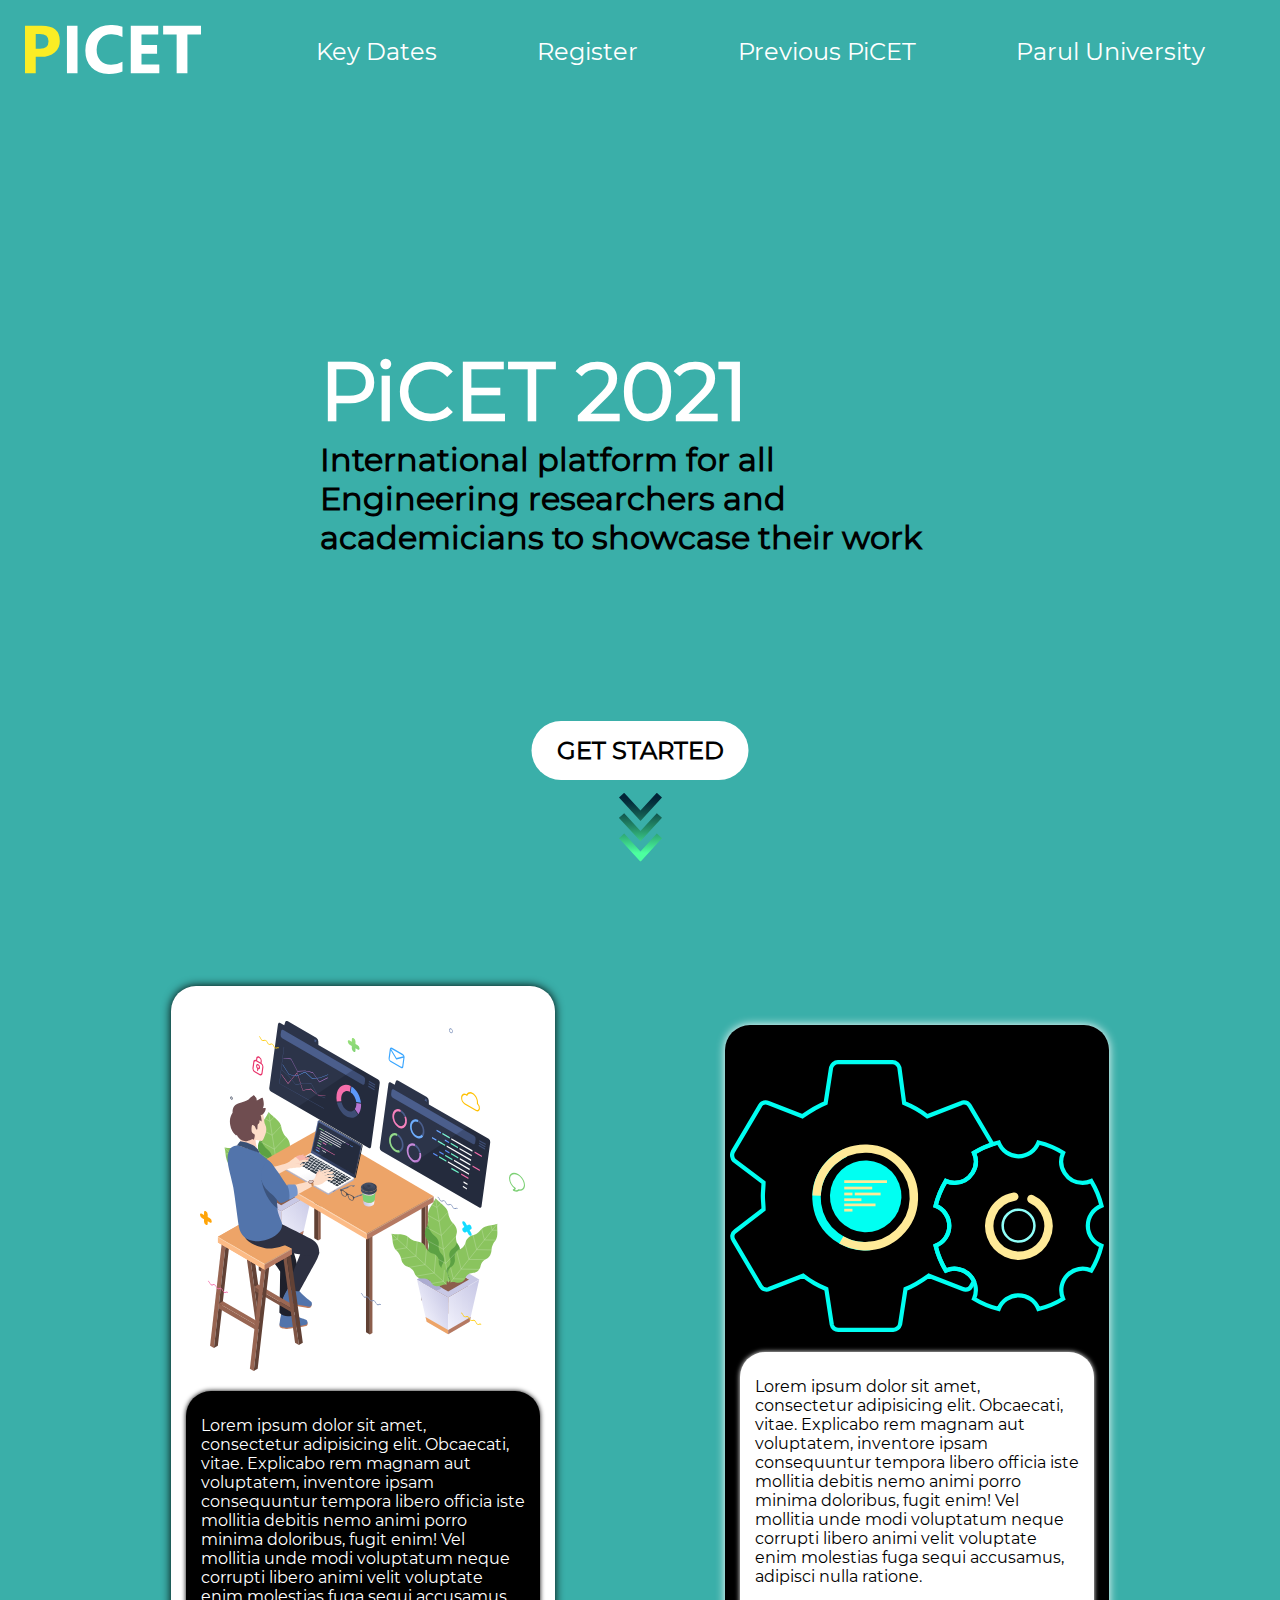
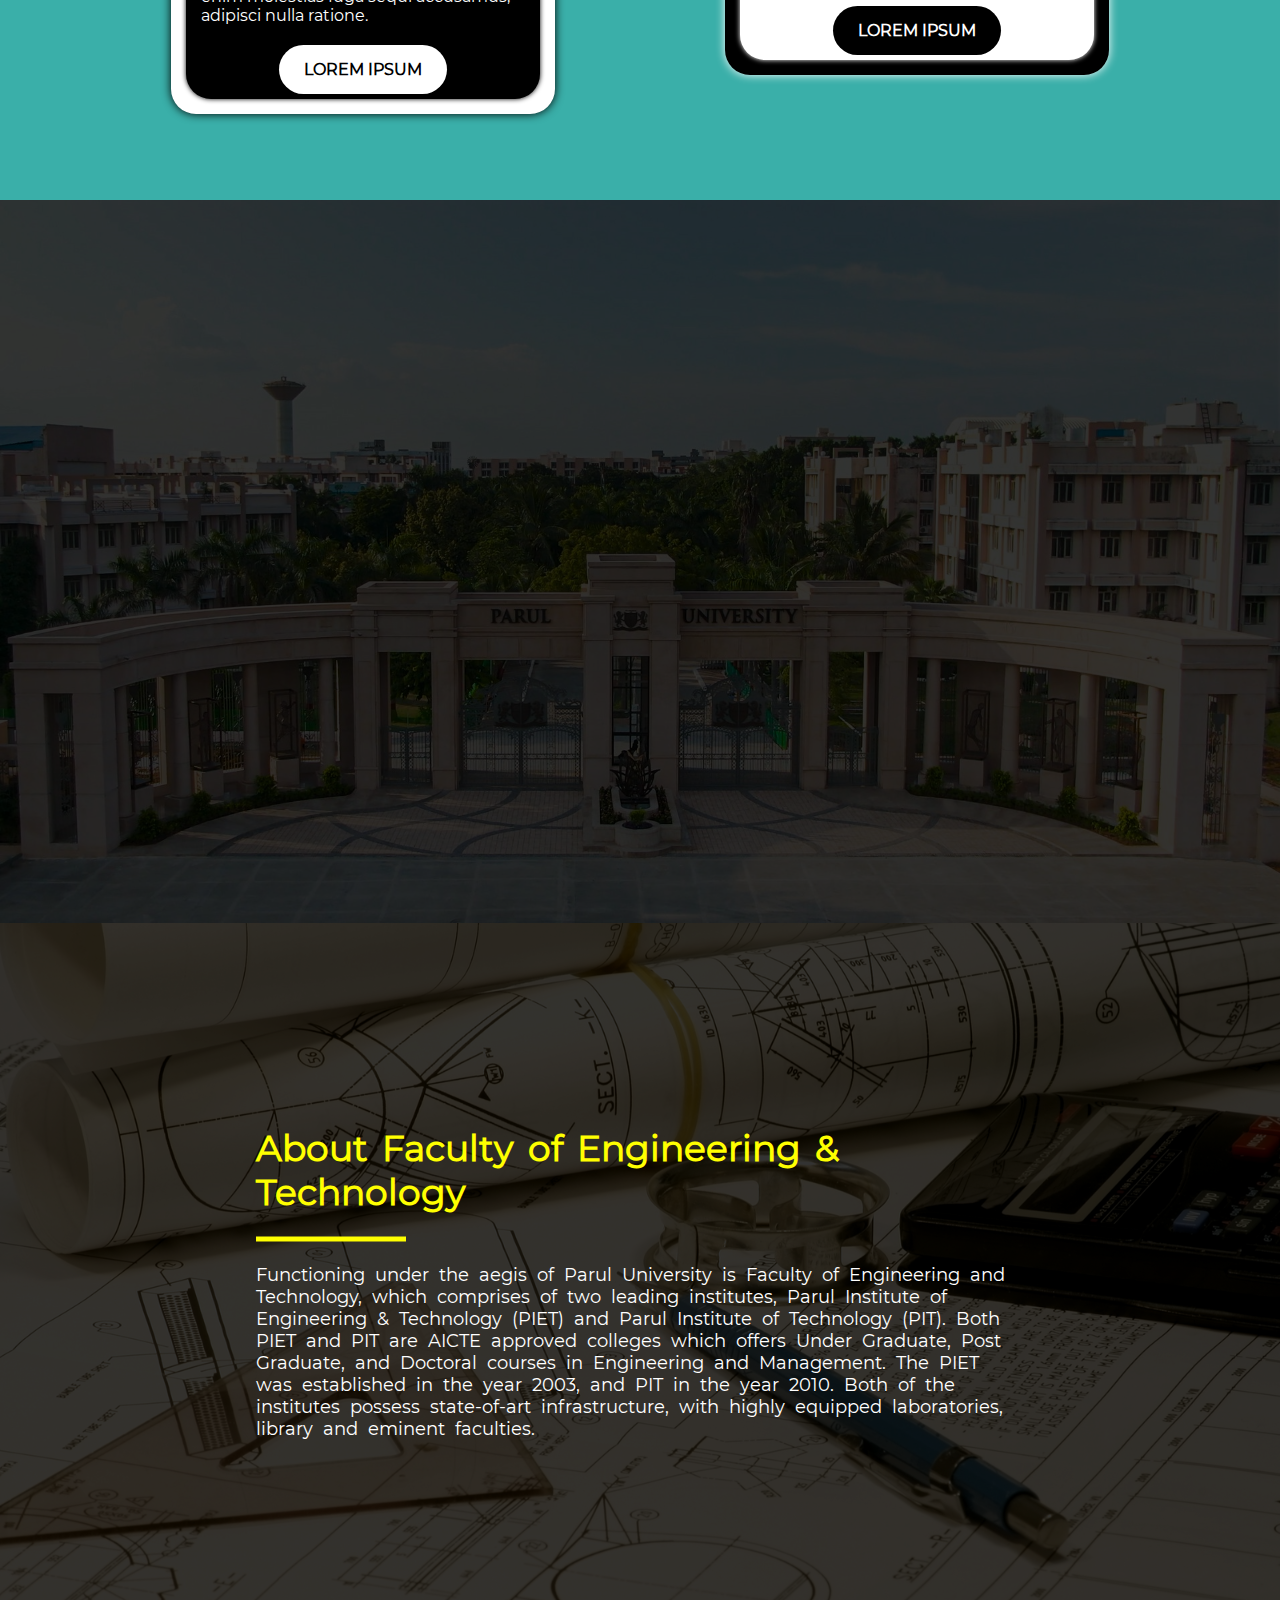
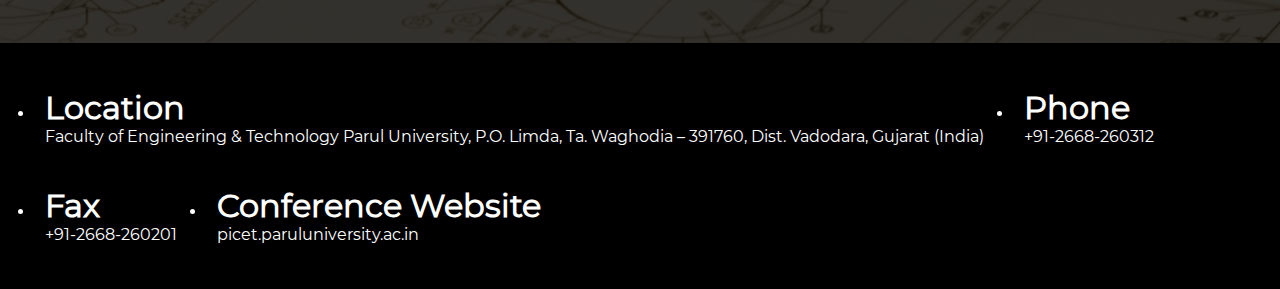
<file: index.html>
<!DOCTYPE html>
<html lang="en">
  <head>
    <meta charset="UTF-8" />
    <meta http-equiv="X-UA-Compatible" content="IE=edge" />
    <meta name="viewport" content="width=device-width, initial-scale=1.0" />
    <meta name="theme-color" content="#3aafa9" />
    <link rel="stylesheet" href="./main.css" />
    <script src="./main.js"></script>
    <title>PICET</title>
  </head>
  <body>
    <div class="overlay_menu" id="overlay_menu">
      <a href="javascript:toggleMenu(false)" class="closeMenu">
        <img src="./asset/close.svg" alt="closeMenu" />
      </a>
      <nav>
        <a href="#">Key Dates</a>
        <a href="#">Register</a>
        <a href="#">Previous PiCET</a>
        <a href="https://paruluniversity.ac.in">Parul University</a>
      </nav>
    </div>
    <div class="scrollToTop" id="scrollToTop" onclick="scrollToTop()">
      <img src="./asset/arrow_upward.svg" alt="scrollToTop" />
    </div>
    <section class="home">
      <div class="header">
        <div class="logo">
          <img src="./asset/logo.svg" alt="logo" />
        </div>
        <nav>
          <a href="#">Key Dates</a>
          <a href="#">Register</a>
          <a href="#">Previous PiCET</a>
          <a href="https://paruluniversity.ac.in">Parul University</a>
        </nav>
        <a href="javascript:toggleMenu(true)">
          <img src="./asset/menu.svg" alt="menu" />
        </a>
      </div>
      <div class="content">
        <h1>PiCET 2021</h1>
        <p>
          International platform for all Engineering researchers and
          academicians to showcase their work
        </p>
      </div>
      <div class="main_btn">
        <a href="#cards">Get Started </a>
        <img src="./asset/scroll.svg" alt="scroll" />
      </div>
    </section>
    <section id="cards">
      <div>
        <img src="./asset/cse.svg" alt="CSE" />
        <div class="card_content">
          <p>
            Lorem ipsum dolor sit amet, consectetur adipisicing elit. Obcaecati,
            vitae. Explicabo rem magnam aut voluptatem, inventore ipsam
            consequuntur tempora libero officia iste mollitia debitis nemo animi
            porro minima doloribus, fugit enim! Vel mollitia unde modi
            voluptatum neque corrupti libero animi velit voluptate enim
            molestias fuga sequi accusamus, adipisci nulla ratione.
          </p>
          <a href="#" class="card_btn">Lorem Ipsum</a>
        </div>
      </div>
      <div>
        <img src="./asset/mechanical card.svg" alt="Mechanical" />
        <div class="card_content">
          <p>
            Lorem ipsum dolor sit amet, consectetur adipisicing elit. Obcaecati,
            vitae. Explicabo rem magnam aut voluptatem, inventore ipsam
            consequuntur tempora libero officia iste mollitia debitis nemo animi
            porro minima doloribus, fugit enim! Vel mollitia unde modi
            voluptatum neque corrupti libero animi velit voluptate enim
            molestias fuga sequi accusamus, adipisci nulla ratione.
          </p>
          <a href="#" class="card_btn">Lorem Ipsum</a>
        </div>
      </div>
    </section>
    <section class="about">
      <div>
        <img src="./asset/parul_gate.jpg" alt="parul_gate" />
        <div class="anim">
          <h1>About Parul University</h1>
          <p>
            Parul University is an established university established under
            Gujarat Private University Act 2009, after legislation passed by the
            Government of Gujarat on 26th March 2015giving University status to
            Parul Group of Institutes functioning under the aegis of
            ParulArogyaSevaMandal Trust. Parul University is an amalgamation on
            34 Institutes offering 150+ programs in Engineering & Technology,
            Pharmacy, Physiotherapy, Homoeopathy, Ayurveda, Architecture,
            Management, Business Administration, Computer Application, Fine
            Arts, Social Work, Arts, Commerce, Agriculture, Design, Law, Applied
            Science, Medicine and Vocational Education at Diploma, Under
            Graduate, Post Graduate & Doctoral Level in a 150+ acre fully
            equipped campus housing 28000+ students, 1200+ International
            Students from 49 Different Countries, 2500+ faculty members &
            providing in-campus residential facility to 7000+ students making it
            India’s Premier Multidisciplinary University. Nevertheless, the fact
            is that it is the only institution in Gujarat to have 109 faculty
            members from reputed organizations such as IITs &NITs.
          </p>
        </div>
      </div>
      <div>
        <img src="./asset/enginering.jpg" alt="enginering" />
        <div class="anim">
          <h1>About Faculty of Engineering & Technology</h1>
          <p>
            Functioning under the aegis of Parul University is Faculty of
            Engineering and Technology, which comprises of two leading
            institutes, Parul Institute of Engineering & Technology (PIET) and
            Parul Institute of Technology (PIT). Both PIET and PIT are AICTE
            approved colleges which offers Under Graduate, Post Graduate, and
            Doctoral courses in Engineering and Management. The PIET was
            established in the year 2003, and PIT in the year 2010. Both of the
            institutes possess state-of-art infrastructure, with highly equipped
            laboratories, library and eminent faculties.
          </p>
        </div>
      </div>
    </section>
    <footer>
      <ul>
        <li>
          <h1>Location</h1>
          <p>
            Faculty of Engineering & Technology Parul University, P.O. Limda,
            Ta. Waghodia – 391760, Dist. Vadodara, Gujarat (India)
          </p>
        </li>
        <li>
          <h1>Phone</h1>
          <p>+91-2668-260312</p>
        </li>
        <li>
          <h1>Fax</h1>
          <p>+91-2668-260201</p>
        </li>
        <li>
          <h1>Conference Website</h1>
          <p>picet.paruluniversity.ac.in</p>
        </li>
      </ul>
    </footer>
  </body>
</html>
</file>
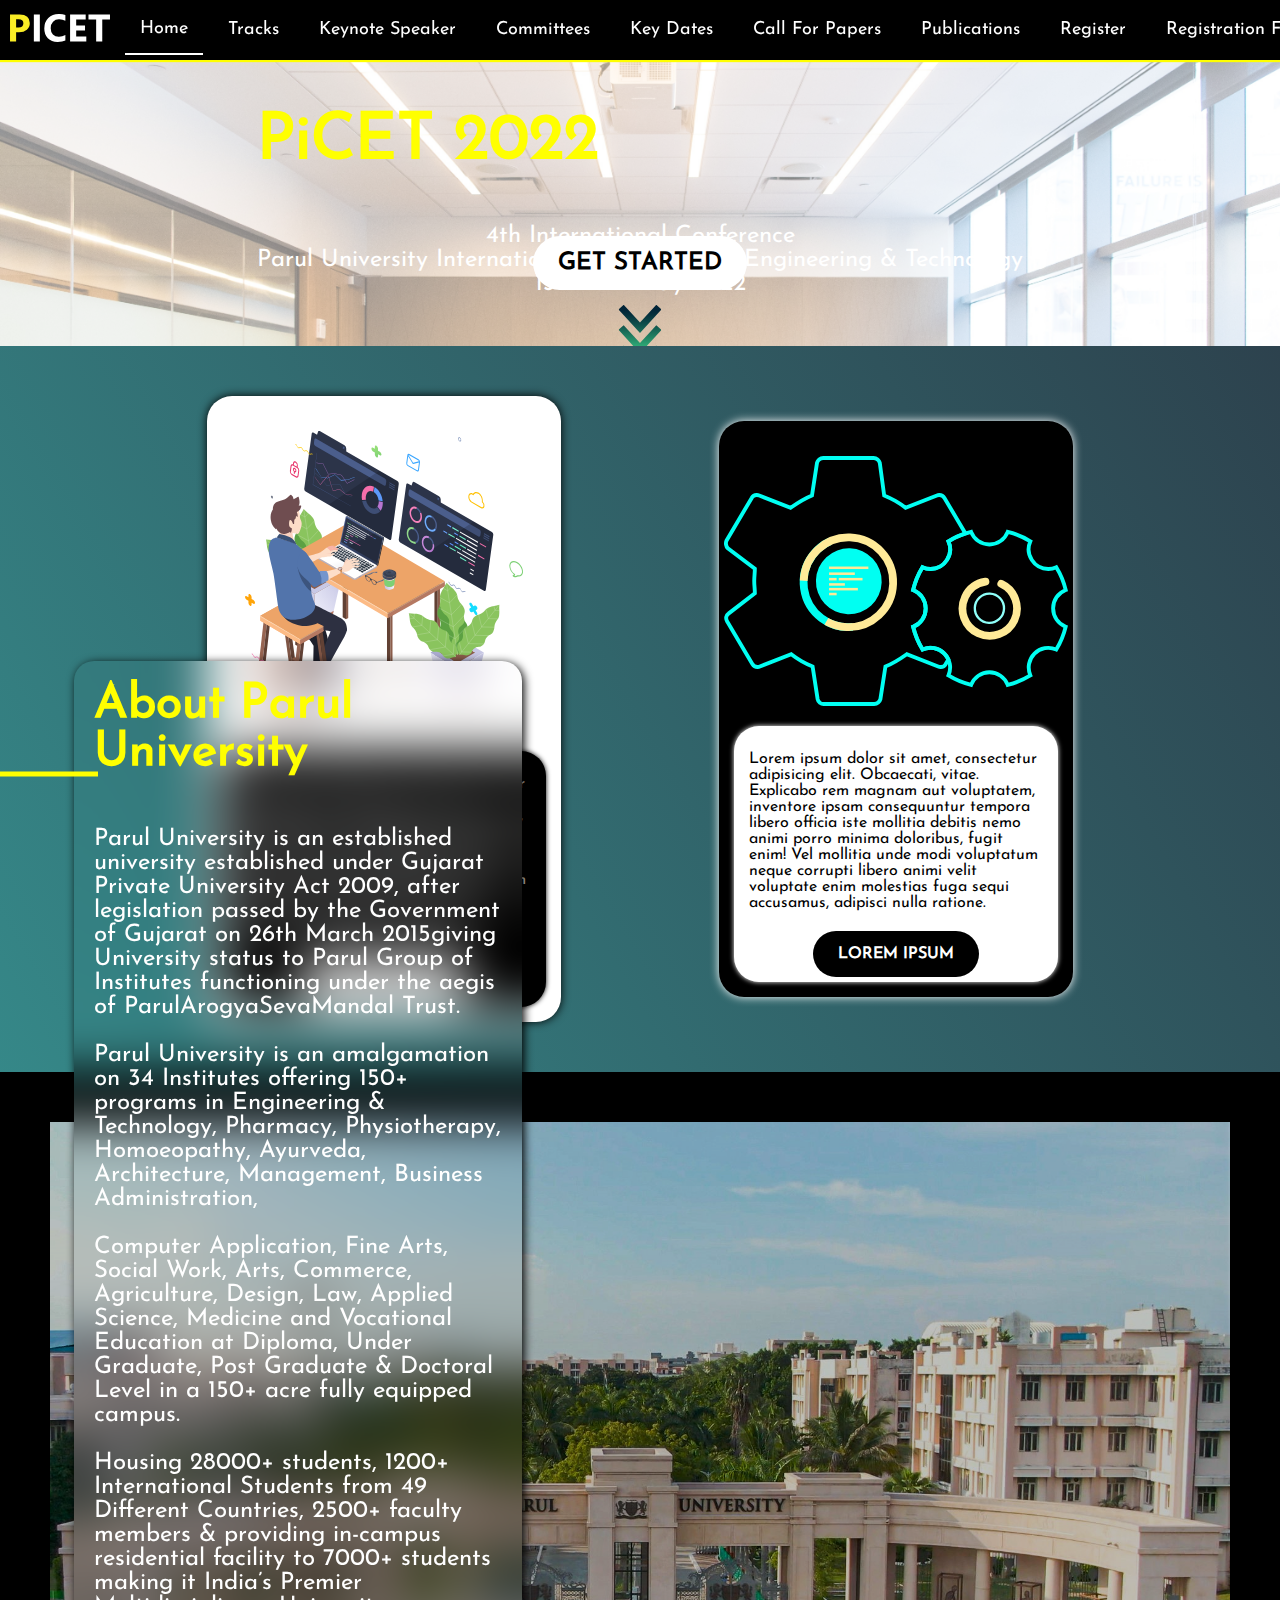
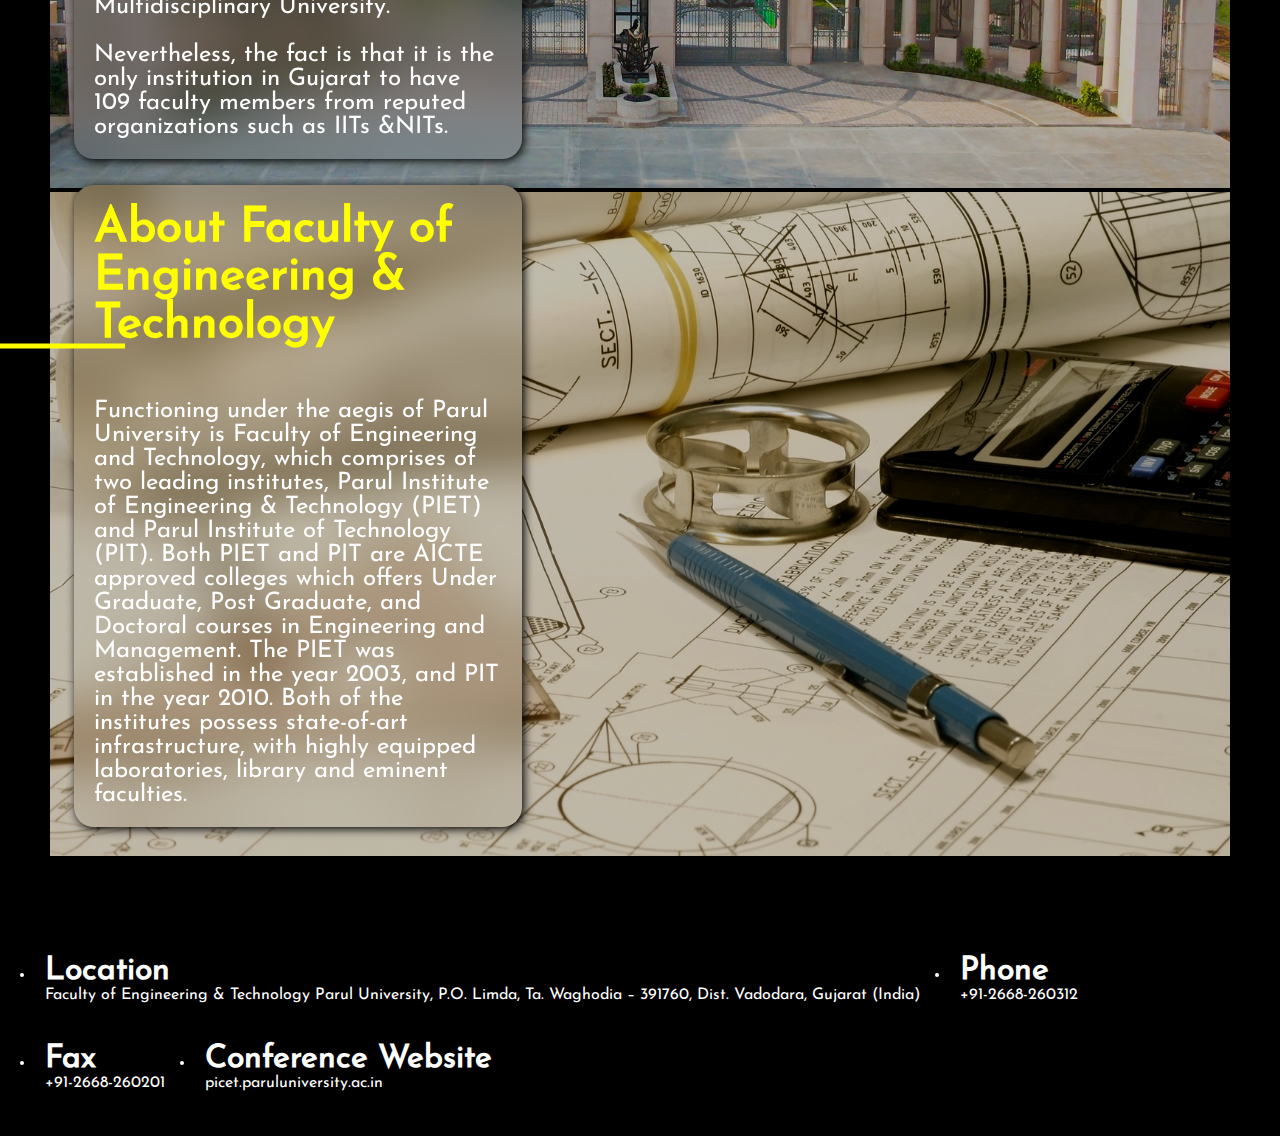
<file: public/index.html>
<!DOCTYPE html>
<html lang="en">
  <head>
    <meta charset="UTF-8" />
    <meta http-equiv="X-UA-Compatible" content="IE=edge" />
    <meta name="viewport" content="width=device-width, initial-scale=1.0" />
    <meta name="theme-color" content="#3aafa9" />
    <link rel="stylesheet" href="./css/main.css" />
    <script src="./js/main.js"></script>
    <title>PiCET</title>
  </head>
  <body>
    <div class="scrollToTop" id="scrollToTop" onclick="scrollToTop()">
      <img src="./asset/arrow_upward.svg" alt="scrollToTop" />
    </div>
    <header class="nav_header" id="nav_header">
      <div class="logo">
        <img src="./asset/logo.svg" alt="logo" />
      </div>
      <nav id="nav_itemCon">
        <a href="#home" class="menu_item active">Home</a>
        <a href="#cards" class="menu_item">Tracks</a>
        <a href="#keynote" class="menu_item">Keynote Speaker</a>
        <a href="#committees" class="menu_item">Committees</a>
        <a href="#dates" class="menu_item">Key Dates</a>
        <a href="#" class="menu_item">Call For Papers</a>
        <a href="#" class="menu_item">Publications</a>
        <a href="#" class="menu_item">Register</a>
        <a href="#" class="menu_item">Registration Fees</a>
        <a href="#" class="menu_item">Program Schedule</a>
        <a href="#" class="menu_item">Sponsorship</a>
      </nav>
      <a href="javascript:toggleMenu(true)" class="nav_menu" id="nav_menu">
        <img src="./asset/menu.svg" alt="menu" />
      </a>
    </header>
    <section class="home" id="home">
      <img src="./asset/bg_home.jpg" alt="" />
      <div class="content">
        <h1>PiCET 2022</h1>
        <p class="underline">4th International Conference</p>
        <p>
          Parul University International Conference on Engineering & Technology
        </p>

        <p>13th-14th May 2022</p>
      </div>
      <div class="main_btn">
        <a href="#cards">Get Started </a>
        <img src="./asset/scroll.svg" alt="scroll" />
      </div>
    </section>
    <section id="cards">
      <div>
        <img src="./asset/cse.svg" alt="CSE" />
        <div class="card_content">
          <p>
            Lorem ipsum dolor sit amet, consectetur adipisicing elit. Obcaecati,
            vitae. Explicabo rem magnam aut voluptatem, inventore ipsam
            consequuntur tempora libero officia iste mollitia debitis nemo animi
            porro minima doloribus, fugit enim! Vel mollitia unde modi
            voluptatum neque corrupti libero animi velit voluptate enim
            molestias fuga sequi accusamus, adipisci nulla ratione.
          </p>
          <a href="cse.html" class="card_btn">Lorem Ipsum</a>
        </div>
      </div>
      <div>
        <img src="./asset/mechanical card.svg" alt="Mechanical" />
        <div class="card_content">
          <p>
            Lorem ipsum dolor sit amet, consectetur adipisicing elit. Obcaecati,
            vitae. Explicabo rem magnam aut voluptatem, inventore ipsam
            consequuntur tempora libero officia iste mollitia debitis nemo animi
            porro minima doloribus, fugit enim! Vel mollitia unde modi
            voluptatum neque corrupti libero animi velit voluptate enim
            molestias fuga sequi accusamus, adipisci nulla ratione.
          </p>
          <a href="mechanical.html" class="card_btn">Lorem Ipsum</a>
        </div>
      </div>
    </section>
    <section class="about">
      <div>
        <img src="./asset/parul_gate.jpg" alt="parul_gate" />
        <div class="anim">
          <h1>About Parul University</h1>
          <p>
            Parul University is an established university established under
            Gujarat Private University Act 2009, after legislation passed by the
            Government of Gujarat on 26th March 2015giving University status to
            Parul Group of Institutes functioning under the aegis of
            ParulArogyaSevaMandal Trust.
          </p>
          <br />
          <p>
            Parul University is an amalgamation on 34 Institutes offering 150+
            programs in Engineering & Technology, Pharmacy, Physiotherapy,
            Homoeopathy, Ayurveda, Architecture, Management, Business
            Administration,
          </p>
          <br />
          <p>
            Computer Application, Fine Arts, Social Work, Arts, Commerce,
            Agriculture, Design, Law, Applied Science, Medicine and Vocational
            Education at Diploma, Under Graduate, Post Graduate & Doctoral Level
            in a 150+ acre fully equipped campus.
          </p>
          <br />
          <p>
            Housing 28000+ students, 1200+ International Students from 49
            Different Countries, 2500+ faculty members & providing in-campus
            residential facility to 7000+ students making it India’s Premier
            Multidisciplinary University.
          </p>
          <br />
          <p>
            Nevertheless, the fact is that it is the only institution in Gujarat
            to have 109 faculty members from reputed organizations such as IITs
            &NITs.
          </p>
        </div>
      </div>
      <div>
        <img src="./asset/enginering.jpg" alt="enginering" />
        <div class="anim">
          <h1>About Faculty of Engineering & Technology</h1>
          <p>
            Functioning under the aegis of Parul University is Faculty of
            Engineering and Technology, which comprises of two leading
            institutes, Parul Institute of Engineering & Technology (PIET) and
            Parul Institute of Technology (PIT). Both PIET and PIT are AICTE
            approved colleges which offers Under Graduate, Post Graduate, and
            Doctoral courses in Engineering and Management. The PIET was
            established in the year 2003, and PIT in the year 2010. Both of the
            institutes possess state-of-art infrastructure, with highly equipped
            laboratories, library and eminent faculties.
          </p>
        </div>
      </div>
    </section>
    <footer>
      <ul>
        <li>
          <h1>Location</h1>
          <p>
            Faculty of Engineering & Technology Parul University, P.O. Limda,
            Ta. Waghodia – 391760, Dist. Vadodara, Gujarat (India)
          </p>
        </li>
        <li>
          <h1>Phone</h1>
          <p>+91-2668-260312</p>
        </li>
        <li>
          <h1>Fax</h1>
          <p>+91-2668-260201</p>
        </li>
        <li>
          <h1>Conference Website</h1>
          <p>picet.paruluniversity.ac.in</p>
        </li>
      </ul>
    </footer>
  </body>
</html>
</file>
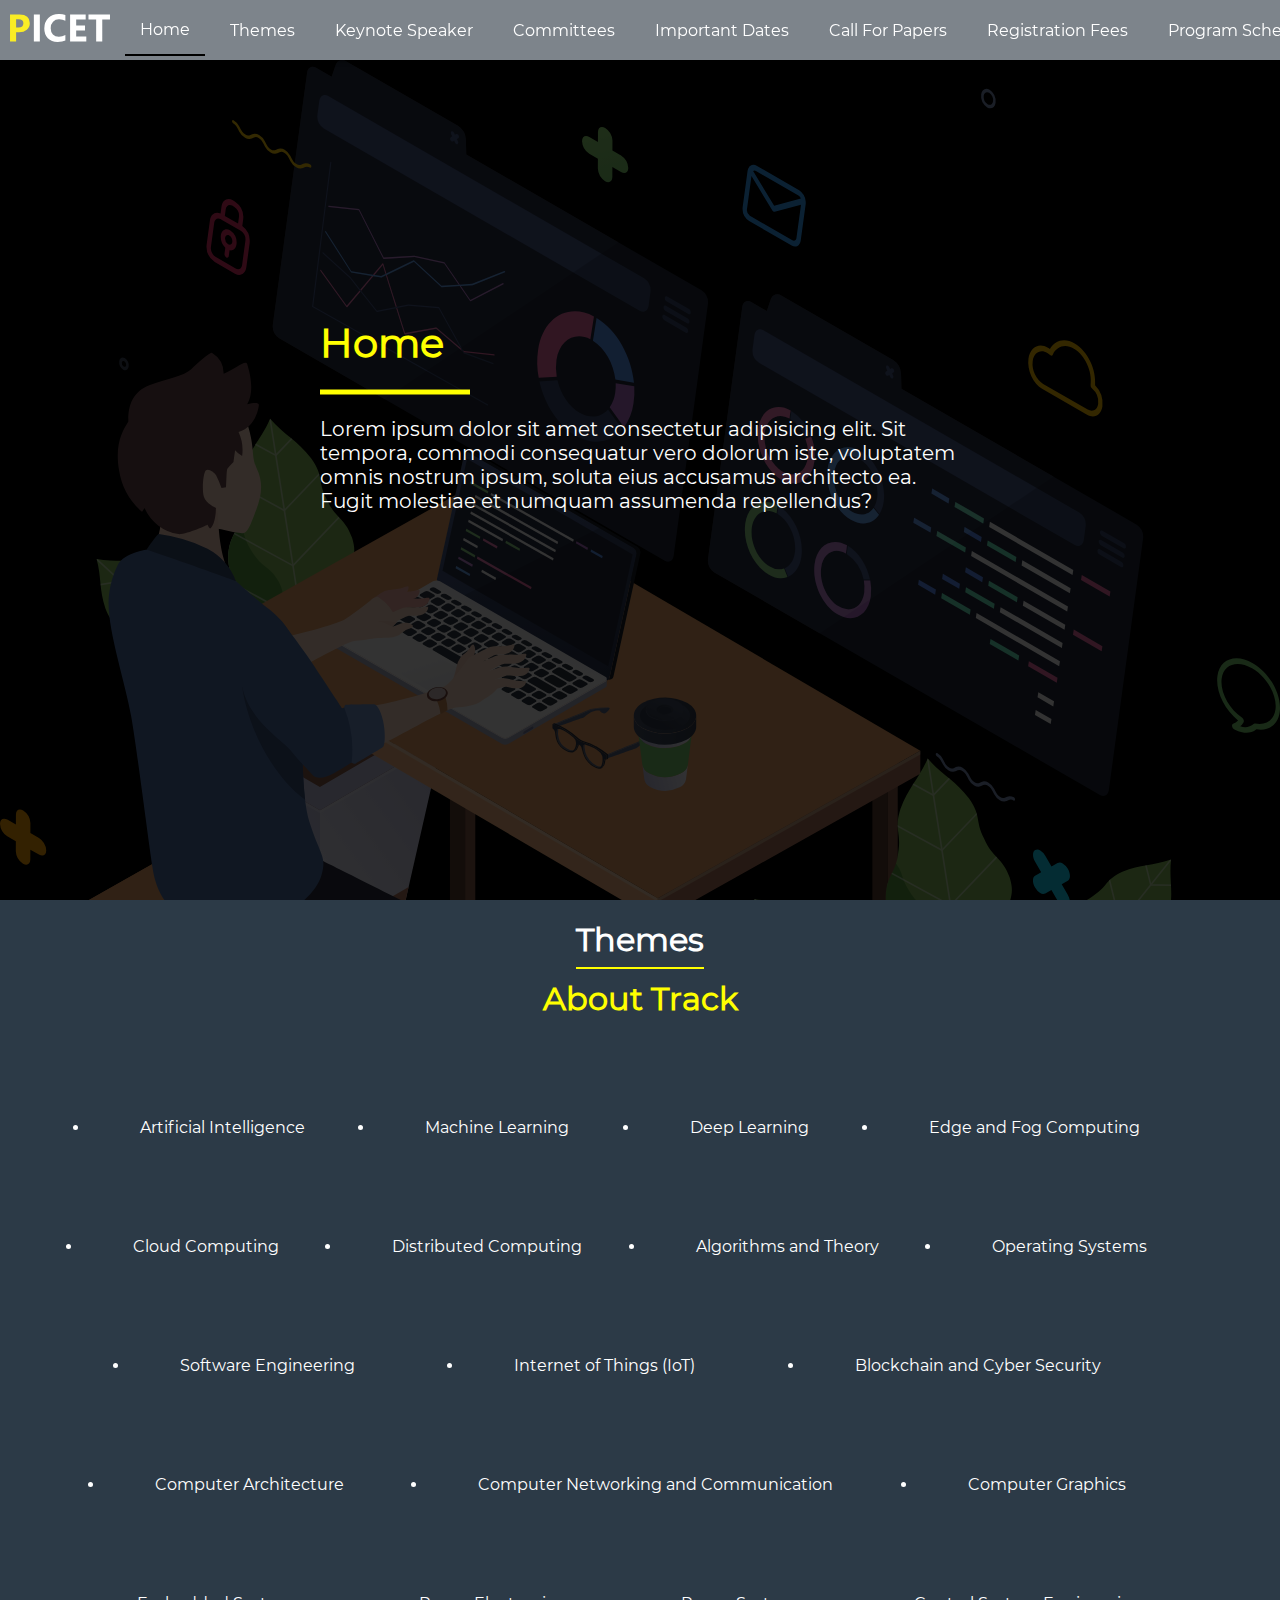
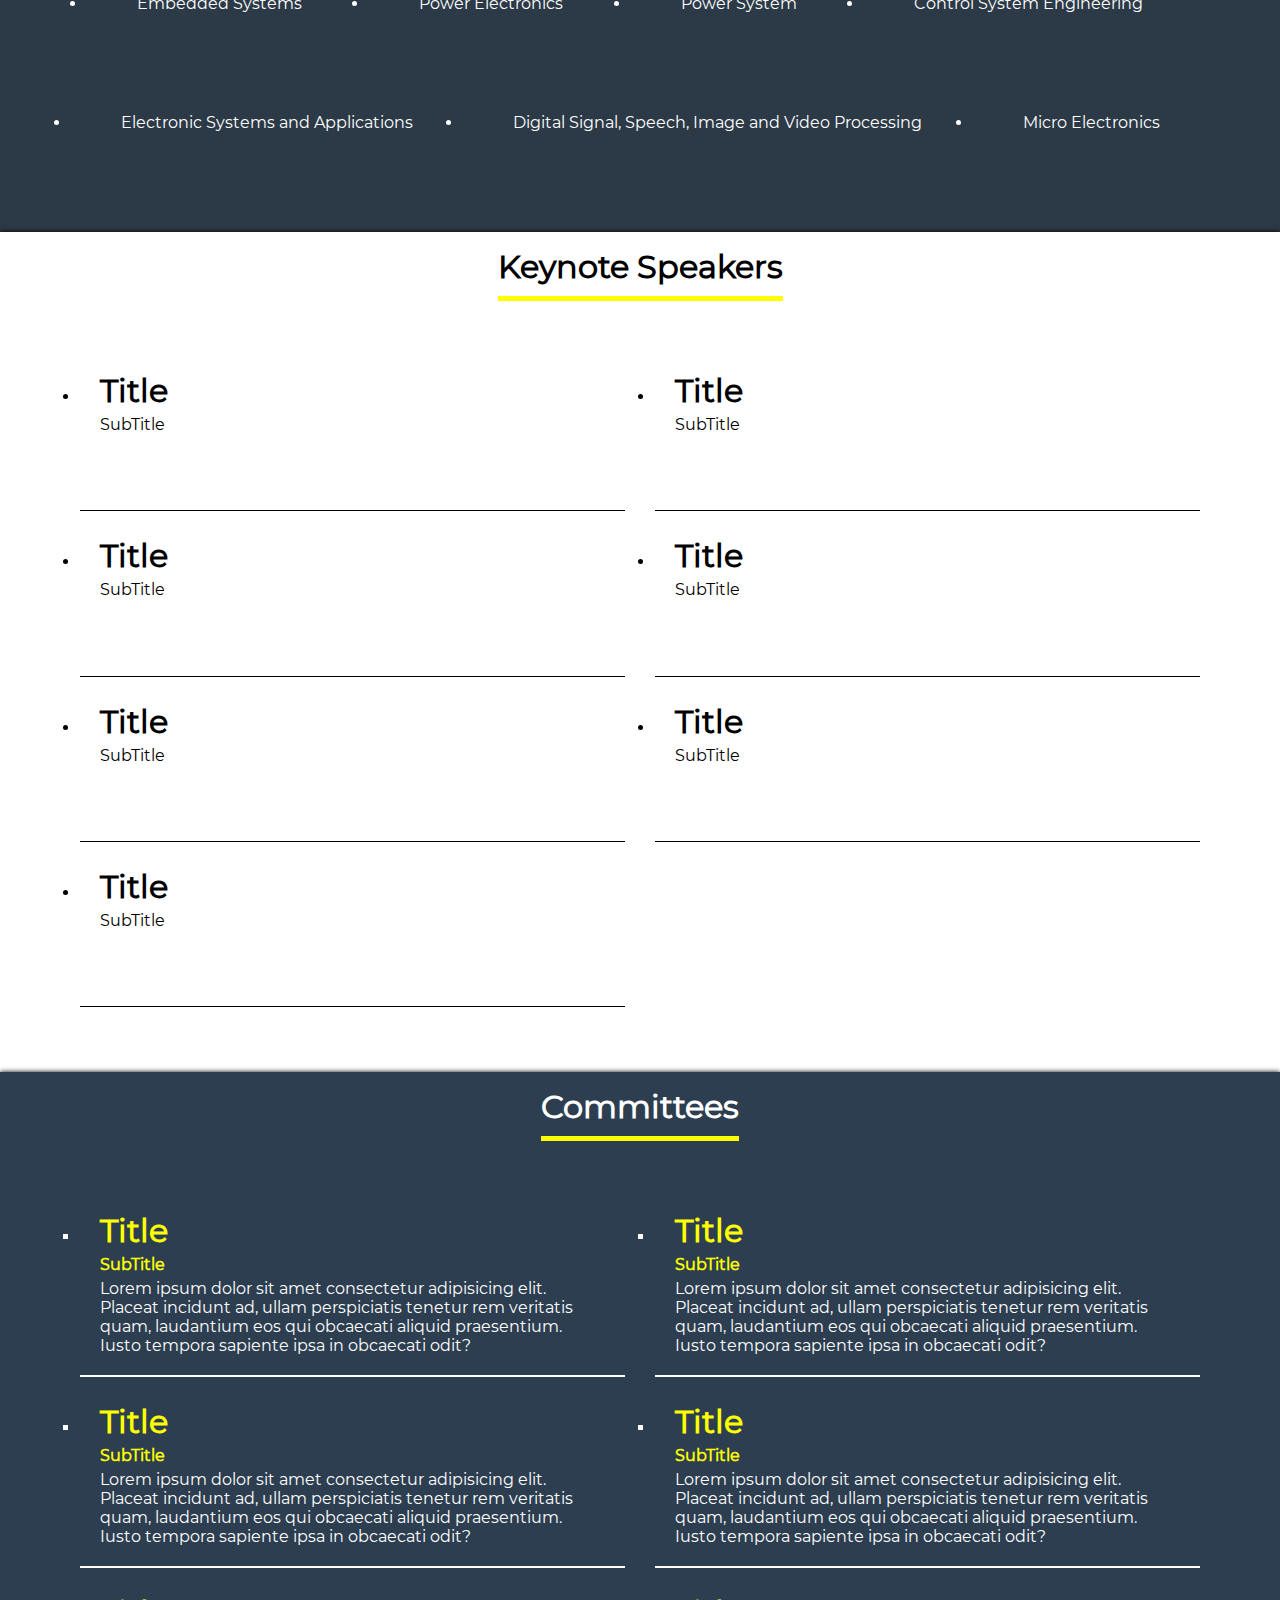
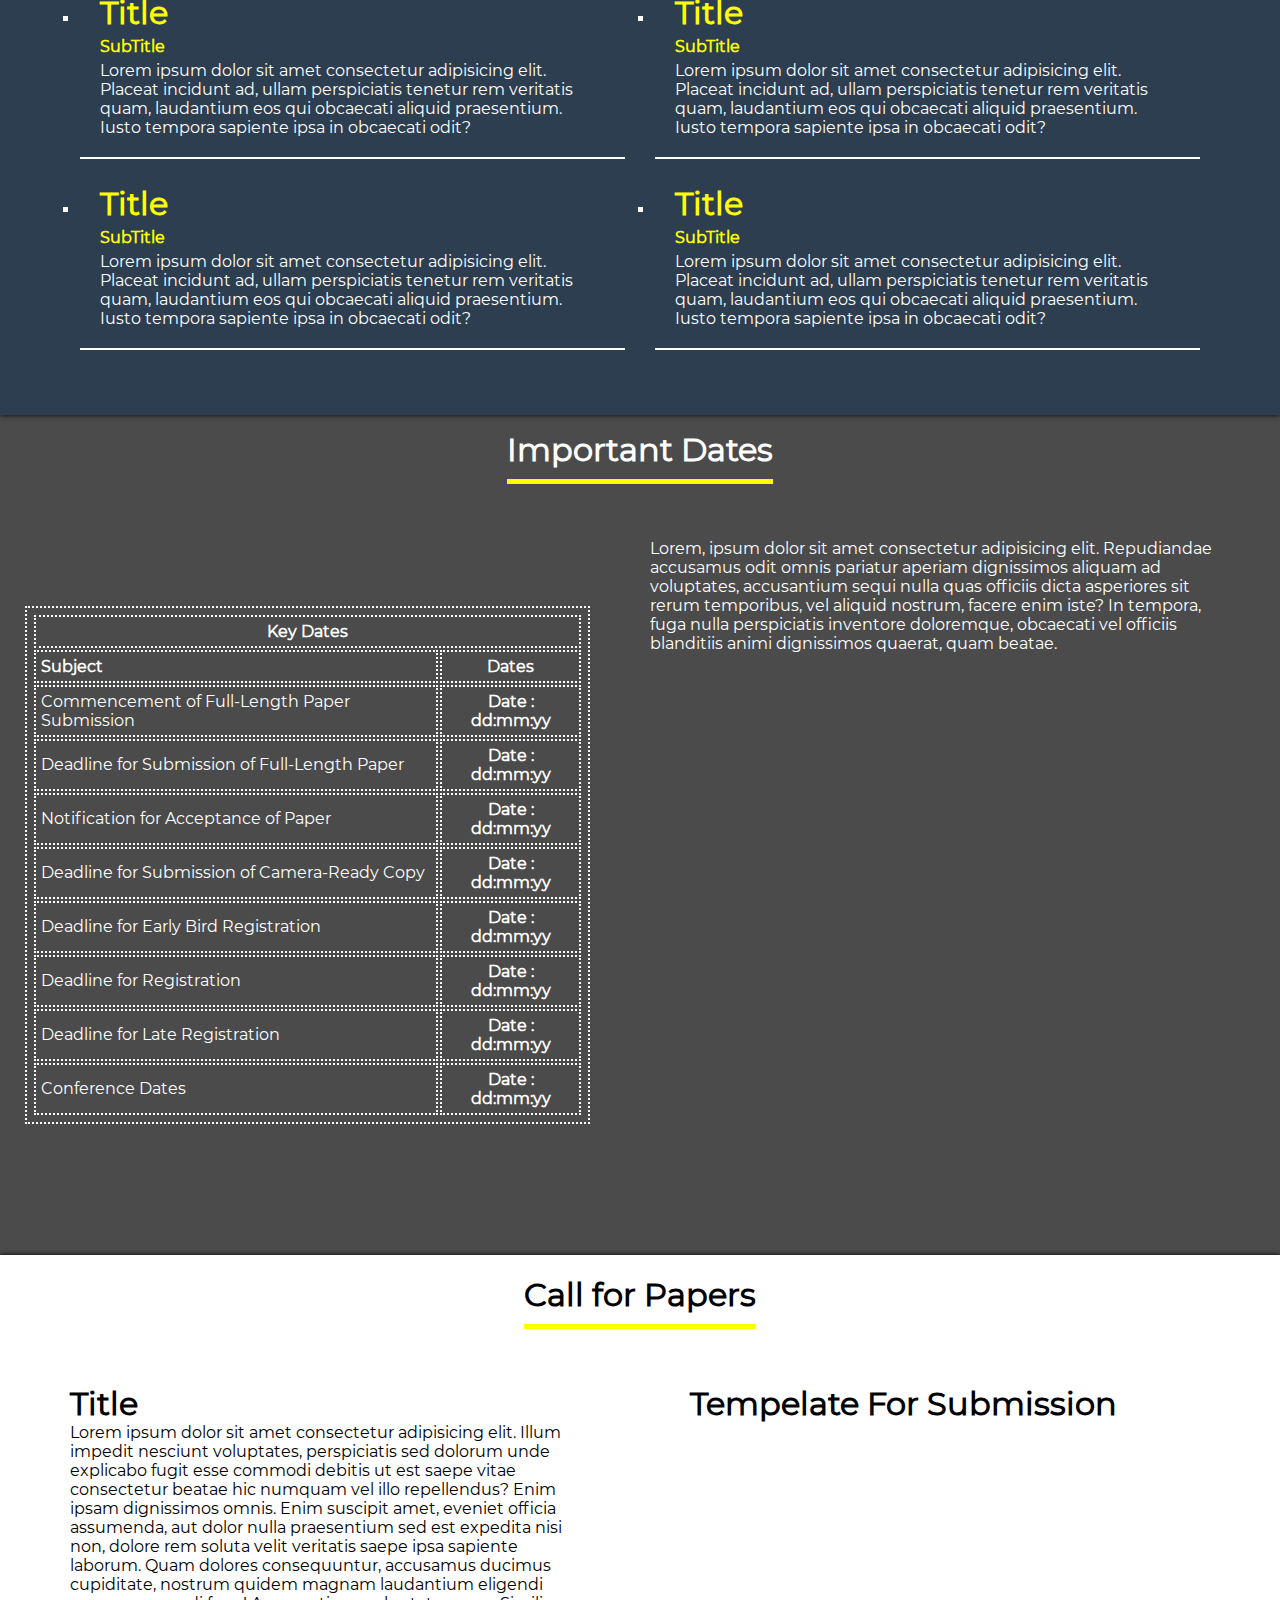
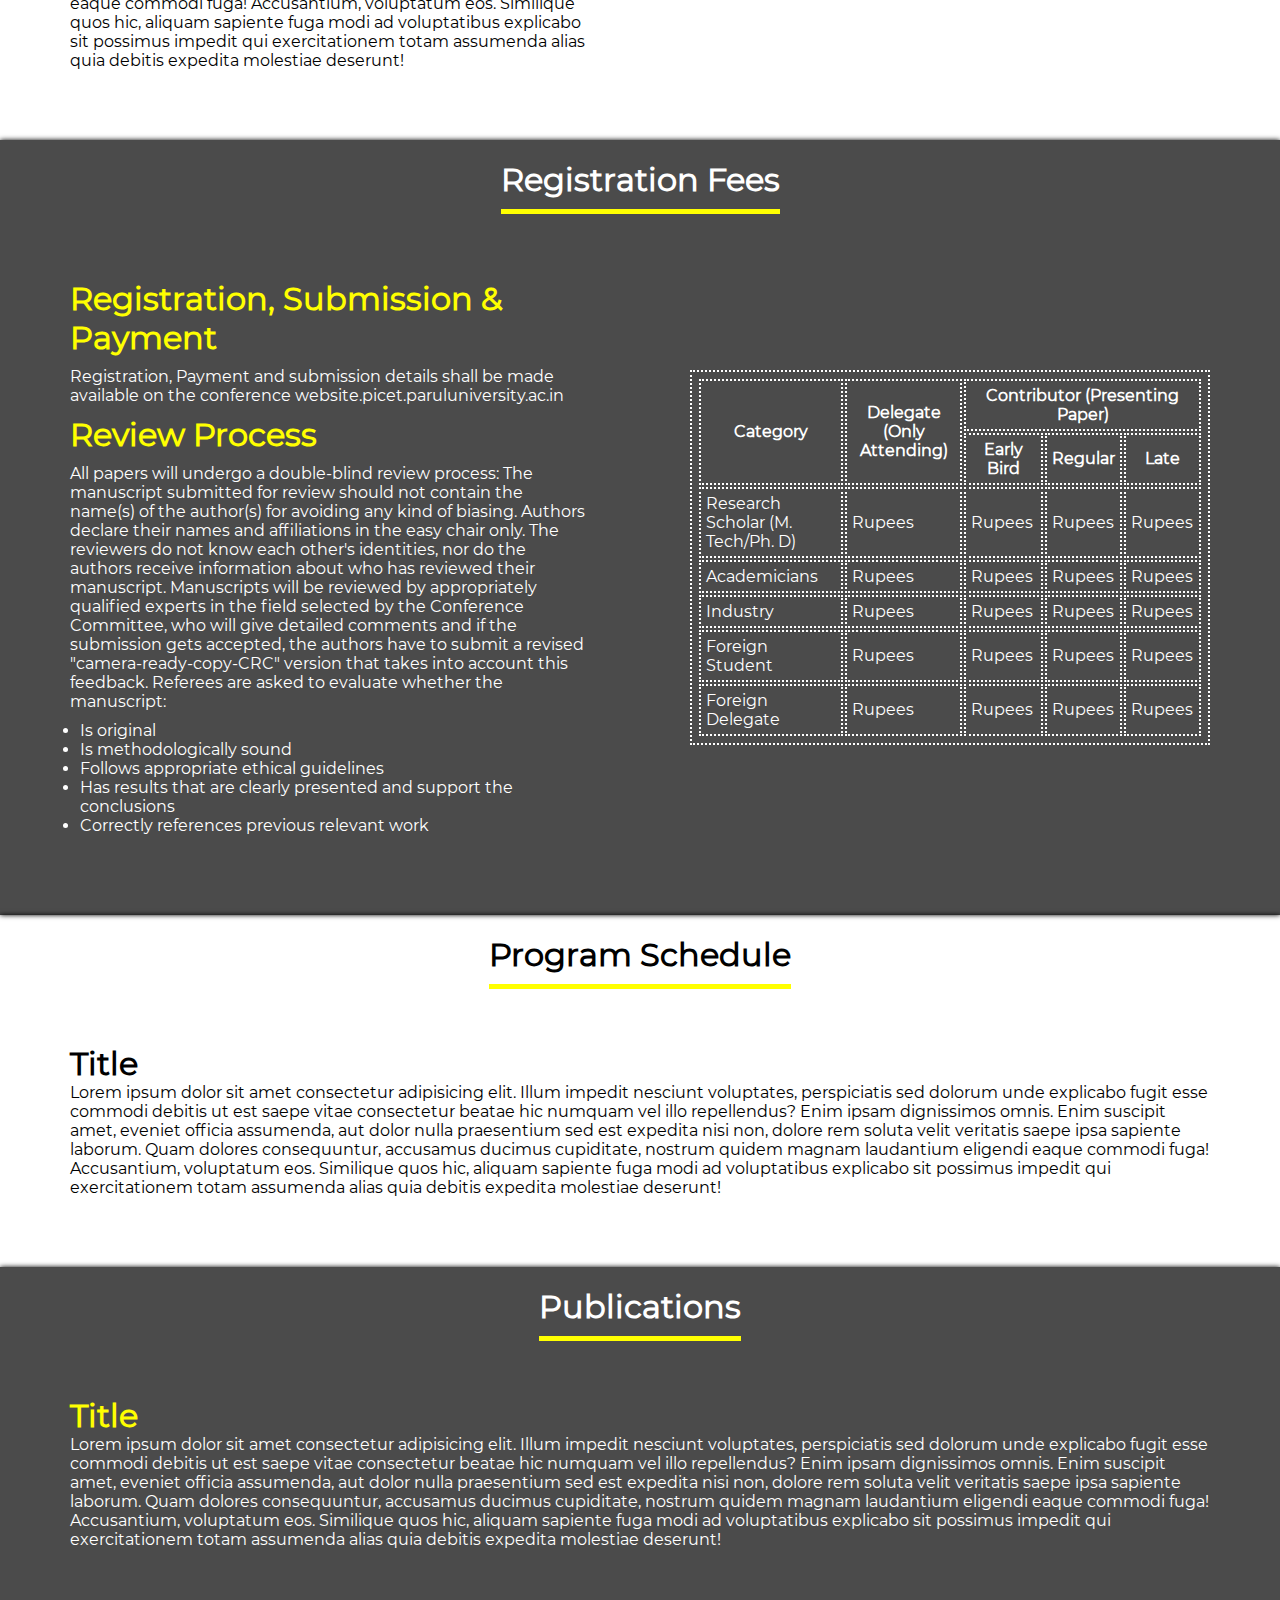
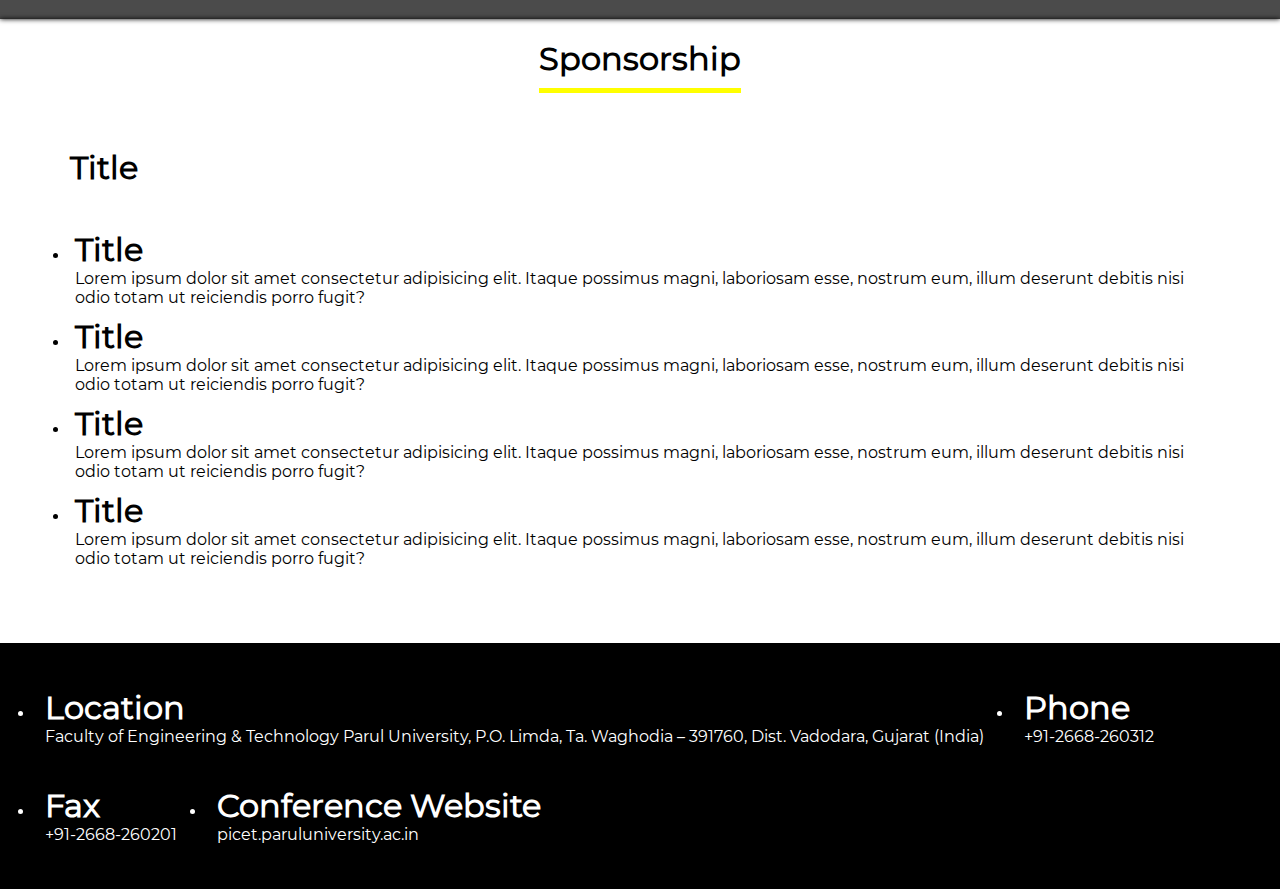
<file: public/cse.html>
<!DOCTYPE html>
<html lang="en">
  <head>
    <meta charset="UTF-8" />
    <meta http-equiv="X-UA-Compatible" content="IE=edge" />
    <meta name="viewport" content="width=device-width, initial-scale=1.0" />
    <link rel="stylesheet" href="./css/detailed.css" />
    <script src="./js/cse.js"></script>
    <title>Picet-CSE</title>
  </head>
  <body>
    <div class="scrollToTop" id="scrollToTop" onclick="scrollToTop()">
      <img src="./asset/arrow_upward.svg" alt="scrollToTop" />
    </div>
    <header class="nav_header" id="nav_header">
      <div class="logo">
        <img src="./asset/logo.svg" alt="logo" />
      </div>
      <nav id="nav_itemCon">
        <a href="#home" class="menu_item active">Home</a>
        <a href="#themes" class="menu_item">Themes</a>
        <a href="#keynote" class="menu_item">Keynote Speaker</a>
        <a href="#committees" class="menu_item">Committees</a>
        <a href="#dates" class="menu_item">Important Dates</a>
        <a href="#" class="menu_item">Call For Papers</a>
        <a href="#" class="menu_item">Registration Fees</a>
        <a href="#" class="menu_item">Program Schedule</a>
        <a href="#" class="menu_item">Publications</a>
        <a href="#" class="menu_item">Sponsorship</a>
      </nav>
      <a href="javascript:toggleMenu(true)" class="nav_menu" id="nav_menu">
        <img src="./asset/menu.svg" alt="menu" />
      </a>
    </header>
    <div class="mainCon">
      <section class="home" id="home">
        <img src="./asset/cse.svg" alt="parul_gate" />
        <div class="homeContent">
          <h1>Home</h1>
          <p>
            Lorem ipsum dolor sit amet consectetur adipisicing elit. Sit
            tempora, commodi consequatur vero dolorum iste, voluptatem omnis
            nostrum ipsum, soluta eius accusamus architecto ea. Fugit molestiae
            et numquam assumenda repellendus?
          </p>
        </div>
      </section>

      <section class="themes" id="themes">
        <h1>Themes</h1>
        <div>
          <h1>About Track</h1>
          <ul>
            <li>Artificial Intelligence</li>
            <li>Machine Learning</li>
            <li>Deep Learning</li>
            <li>Edge and Fog Computing</li>
            <li>Cloud Computing</li>
            <li>Distributed Computing</li>
            <li>Algorithms and Theory</li>
            <li>Operating Systems</li>
            <li>Software Engineering</li>
            <li>Internet of Things (IoT)</li>
            <li>Blockchain and Cyber Security</li>
            <li>Computer Architecture</li>
            <li>Computer Networking and Communication</li>
            <li>Computer Graphics</li>
            <li>Embedded Systems</li>
            <li>Power Electronics</li>
            <li>Power System</li>
            <li>Control System Engineering</li>
            <li>Electronic Systems and Applications</li>
            <li>Digital Signal, Speech, Image and Video Processing</li>
            <li>Micro Electronics</li>
          </ul>
        </div>
      </section>

      <section class="keynote" id="keynote">
        <h1>Keynote Speakers</h1>
        <ul>
          <li>
            <h1>Title</h1>
            <p>SubTitle</p>
          </li>
          <li>
            <h1>Title</h1>
            <p>SubTitle</p>
          </li>
          <li>
            <h1>Title</h1>
            <p>SubTitle</p>
          </li>
          <li>
            <h1>Title</h1>
            <p>SubTitle</p>
          </li>
          <li>
            <h1>Title</h1>
            <p>SubTitle</p>
          </li>
          <li>
            <h1>Title</h1>
            <p>SubTitle</p>
          </li>
          <li>
            <h1>Title</h1>
            <p>SubTitle</p>
          </li>
        </ul>
      </section>

      <section class="committees" id="committees">
        <h1>Committees</h1>
        <ul>
          <li>
            <h1>Title</h1>
            <h4>SubTitle</h4>
            <p>
              Lorem ipsum dolor sit amet consectetur adipisicing elit. Placeat
              incidunt ad, ullam perspiciatis tenetur rem veritatis quam,
              laudantium eos qui obcaecati aliquid praesentium. Iusto tempora
              sapiente ipsa in obcaecati odit?
            </p>
          </li>
          <li>
            <h1>Title</h1>
            <h4>SubTitle</h4>
            <p>
              Lorem ipsum dolor sit amet consectetur adipisicing elit. Placeat
              incidunt ad, ullam perspiciatis tenetur rem veritatis quam,
              laudantium eos qui obcaecati aliquid praesentium. Iusto tempora
              sapiente ipsa in obcaecati odit?
            </p>
          </li>
          <li>
            <h1>Title</h1>
            <h4>SubTitle</h4>
            <p>
              Lorem ipsum dolor sit amet consectetur adipisicing elit. Placeat
              incidunt ad, ullam perspiciatis tenetur rem veritatis quam,
              laudantium eos qui obcaecati aliquid praesentium. Iusto tempora
              sapiente ipsa in obcaecati odit?
            </p>
          </li>
          <li>
            <h1>Title</h1>
            <h4>SubTitle</h4>
            <p>
              Lorem ipsum dolor sit amet consectetur adipisicing elit. Placeat
              incidunt ad, ullam perspiciatis tenetur rem veritatis quam,
              laudantium eos qui obcaecati aliquid praesentium. Iusto tempora
              sapiente ipsa in obcaecati odit?
            </p>
          </li>
          <li>
            <h1>Title</h1>
            <h4>SubTitle</h4>
            <p>
              Lorem ipsum dolor sit amet consectetur adipisicing elit. Placeat
              incidunt ad, ullam perspiciatis tenetur rem veritatis quam,
              laudantium eos qui obcaecati aliquid praesentium. Iusto tempora
              sapiente ipsa in obcaecati odit?
            </p>
          </li>
          <li>
            <h1>Title</h1>
            <h4>SubTitle</h4>
            <p>
              Lorem ipsum dolor sit amet consectetur adipisicing elit. Placeat
              incidunt ad, ullam perspiciatis tenetur rem veritatis quam,
              laudantium eos qui obcaecati aliquid praesentium. Iusto tempora
              sapiente ipsa in obcaecati odit?
            </p>
          </li>
          <li>
            <h1>Title</h1>
            <h4>SubTitle</h4>
            <p>
              Lorem ipsum dolor sit amet consectetur adipisicing elit. Placeat
              incidunt ad, ullam perspiciatis tenetur rem veritatis quam,
              laudantium eos qui obcaecati aliquid praesentium. Iusto tempora
              sapiente ipsa in obcaecati odit?
            </p>
          </li>
          <li>
            <h1>Title</h1>
            <h4>SubTitle</h4>
            <p>
              Lorem ipsum dolor sit amet consectetur adipisicing elit. Placeat
              incidunt ad, ullam perspiciatis tenetur rem veritatis quam,
              laudantium eos qui obcaecati aliquid praesentium. Iusto tempora
              sapiente ipsa in obcaecati odit?
            </p>
          </li>
        </ul>
      </section>
      <section class="dates" id="dates">
        <h1>Important Dates</h1>
        <div>
          <div>
            <p>
              Lorem, ipsum dolor sit amet consectetur adipisicing elit.
              Repudiandae accusamus odit omnis pariatur aperiam dignissimos
              aliquam ad voluptates, accusantium sequi nulla quas officiis dicta
              asperiores sit rerum temporibus, vel aliquid nostrum, facere enim
              iste? In tempora, fuga nulla perspiciatis inventore doloremque,
              obcaecati vel officiis blanditiis animi dignissimos quaerat, quam
              beatae.
            </p>
          </div>
          <div>
            <table>
              <tr>
                <th colspan="2">Key Dates</th>
              </tr>
              <tr>
                <th style="text-align: start">Subject</th>
                <th>Dates</th>
              </tr>
              <tr>
                <td>Commencement of Full-Length Paper Submission</td>
                <th>Date : dd:mm:yy</th>
              </tr>
              <tr>
                <td>Deadline for Submission of Full-Length Paper</td>
                <th>Date : dd:mm:yy</th>
              </tr>
              <tr>
                <td>Notification for Acceptance of Paper</td>
                <th>Date : dd:mm:yy</th>
              </tr>
              <tr>
                <td>Deadline for Submission of Camera-Ready Copy</td>
                <th>Date : dd:mm:yy</th>
              </tr>
              <tr>
                <td>Deadline for Early Bird Registration</td>
                <th>Date : dd:mm:yy</th>
              </tr>
              <tr>
                <td>Deadline for Registration</td>
                <th>Date : dd:mm:yy</th>
              </tr>
              <tr>
                <td>Deadline for Late Registration</td>
                <th>Date : dd:mm:yy</th>
              </tr>
              <tr>
                <td>Conference Dates</td>
                <th>Date : dd:mm:yy</th>
              </tr>
            </table>
          </div>
        </div>
      </section>
      <section class="cfp">
        <h1>Call for Papers</h1>
        <div>
          <div>
            <h1>Title</h1>
            <p>
              Lorem ipsum dolor sit amet consectetur adipisicing elit. Illum
              impedit nesciunt voluptates, perspiciatis sed dolorum unde
              explicabo fugit esse commodi debitis ut est saepe vitae
              consectetur beatae hic numquam vel illo repellendus? Enim ipsam
              dignissimos omnis. Enim suscipit amet, eveniet officia assumenda,
              aut dolor nulla praesentium sed est expedita nisi non, dolore rem
              soluta velit veritatis saepe ipsa sapiente laborum. Quam dolores
              consequuntur, accusamus ducimus cupiditate, nostrum quidem magnam
              laudantium eligendi eaque commodi fuga! Accusantium, voluptatum
              eos. Similique quos hic, aliquam sapiente fuga modi ad
              voluptatibus explicabo sit possimus impedit qui exercitationem
              totam assumenda alias quia debitis expedita molestiae deserunt!
            </p>
          </div>
          <div>
            <h1>Tempelate For Submission</h1>
          </div>
        </div>
      </section>
      <section class="regs">
        <h1>Registration Fees</h1>
        <div>
          <div>
            <h1>Registration, Submission & Payment</h1>
            <p>
              Registration, Payment and submission details shall be made
              available on the conference website.picet.paruluniversity.ac.in
            </p>
            <h1>Review Process</h1>
            <p>
              All papers will undergo a double-blind review process: The
              manuscript submitted for review should not contain the name(s) of
              the author(s) for avoiding any kind of biasing. Authors declare
              their names and affiliations in the easy chair only. The reviewers
              do not know each other's identities, nor do the authors receive
              information about who has reviewed their manuscript. Manuscripts
              will be reviewed by appropriately qualified experts in the field
              selected by the Conference Committee, who will give detailed
              comments and if the submission gets accepted, the authors have to
              submit a revised "camera-ready-copy-CRC" version that takes into
              account this feedback. Referees are asked to evaluate whether the
              manuscript:
            </p>
            <ul>
              <li>Is original</li>
              <li>Is methodologically sound</li>
              <li>Follows appropriate ethical guidelines</li>
              <li>
                Has results that are clearly presented and support the
                conclusions
              </li>
              <li>Correctly references previous relevant work</li>
            </ul>
          </div>
          <div>
            <table>
              <tr>
                <th rowspan="2">Category</th>
                <th rowspan="2">Delegate (Only Attending)</th>
                <th colspan="3">Contributor (Presenting Paper)</th>
              </tr>
              <tr>
                <th>Early Bird</th>
                <th>Regular</th>
                <th>Late</th>
              </tr>
              <tr>
                <td>Research Scholar (M. Tech/Ph. D)</td>
                <td>Rupees</td>
                <td>Rupees</td>
                <td>Rupees</td>
                <td>Rupees</td>
              </tr>
              <tr>
                <td>Academicians</td>
                <td>Rupees</td>
                <td>Rupees</td>
                <td>Rupees</td>
                <td>Rupees</td>
              </tr>
              <tr>
                <td>Industry</td>
                <td>Rupees</td>
                <td>Rupees</td>
                <td>Rupees</td>
                <td>Rupees</td>
              </tr>
              <tr>
                <td>Foreign Student</td>
                <td>Rupees</td>
                <td>Rupees</td>
                <td>Rupees</td>
                <td>Rupees</td>
              </tr>
              <tr>
                <td>Foreign Delegate</td>
                <td>Rupees</td>
                <td>Rupees</td>
                <td>Rupees</td>
                <td>Rupees</td>
              </tr>
            </table>
          </div>
        </div>
      </section>
      <section class="cfp">
        <h1>Program Schedule</h1>
        <div>
          <div>
            <h1>Title</h1>
            <p>
              Lorem ipsum dolor sit amet consectetur adipisicing elit. Illum
              impedit nesciunt voluptates, perspiciatis sed dolorum unde
              explicabo fugit esse commodi debitis ut est saepe vitae
              consectetur beatae hic numquam vel illo repellendus? Enim ipsam
              dignissimos omnis. Enim suscipit amet, eveniet officia assumenda,
              aut dolor nulla praesentium sed est expedita nisi non, dolore rem
              soluta velit veritatis saepe ipsa sapiente laborum. Quam dolores
              consequuntur, accusamus ducimus cupiditate, nostrum quidem magnam
              laudantium eligendi eaque commodi fuga! Accusantium, voluptatum
              eos. Similique quos hic, aliquam sapiente fuga modi ad
              voluptatibus explicabo sit possimus impedit qui exercitationem
              totam assumenda alias quia debitis expedita molestiae deserunt!
            </p>
          </div>
        </div>
      </section>
      <section class="cfp" style="background-color: #4b4b4b">
        <h1 style="color: white">Publications</h1>
        <div>
          <div>
            <h1 style="color: yellow">Title</h1>
            <p style="color: white">
              Lorem ipsum dolor sit amet consectetur adipisicing elit. Illum
              impedit nesciunt voluptates, perspiciatis sed dolorum unde
              explicabo fugit esse commodi debitis ut est saepe vitae
              consectetur beatae hic numquam vel illo repellendus? Enim ipsam
              dignissimos omnis. Enim suscipit amet, eveniet officia assumenda,
              aut dolor nulla praesentium sed est expedita nisi non, dolore rem
              soluta velit veritatis saepe ipsa sapiente laborum. Quam dolores
              consequuntur, accusamus ducimus cupiditate, nostrum quidem magnam
              laudantium eligendi eaque commodi fuga! Accusantium, voluptatum
              eos. Similique quos hic, aliquam sapiente fuga modi ad
              voluptatibus explicabo sit possimus impedit qui exercitationem
              totam assumenda alias quia debitis expedita molestiae deserunt!
            </p>
          </div>
        </div>
      </section>
      <section class="cfp">
        <h1>Sponsorship</h1>
        <div>
          <div>
            <h1>Title</h1>
            <br />
            <br />
            <ul>
              <li style="padding: 5px">
                <h1>Title</h1>

                <p>
                  Lorem ipsum dolor sit amet consectetur adipisicing elit.
                  Itaque possimus magni, laboriosam esse, nostrum eum, illum
                  deserunt debitis nisi odio totam ut reiciendis porro fugit?
                </p>
              </li>
              <li style="padding: 5px">
                <h1>Title</h1>
                <p>
                  Lorem ipsum dolor sit amet consectetur adipisicing elit.
                  Itaque possimus magni, laboriosam esse, nostrum eum, illum
                  deserunt debitis nisi odio totam ut reiciendis porro fugit?
                </p>
              </li>
              <li style="padding: 5px">
                <h1>Title</h1>
                <p>
                  Lorem ipsum dolor sit amet consectetur adipisicing elit.
                  Itaque possimus magni, laboriosam esse, nostrum eum, illum
                  deserunt debitis nisi odio totam ut reiciendis porro fugit?
                </p>
              </li>
              <li style="padding: 5px">
                <h1>Title</h1>
                <p>
                  Lorem ipsum dolor sit amet consectetur adipisicing elit.
                  Itaque possimus magni, laboriosam esse, nostrum eum, illum
                  deserunt debitis nisi odio totam ut reiciendis porro fugit?
                </p>
              </li>
            </ul>
          </div>
        </div>
      </section>
      <footer>
        <ul>
          <li>
            <h1>Location</h1>
            <p>
              Faculty of Engineering & Technology Parul University, P.O. Limda,
              Ta. Waghodia – 391760, Dist. Vadodara, Gujarat (India)
            </p>
          </li>
          <li>
            <h1>Phone</h1>
            <p>+91-2668-260312</p>
          </li>
          <li>
            <h1>Fax</h1>
            <p>+91-2668-260201</p>
          </li>
          <li>
            <h1>Conference Website</h1>
            <p>picet.paruluniversity.ac.in</p>
          </li>
        </ul>
      </footer>
    </div>
  </body>
</html>
</file>
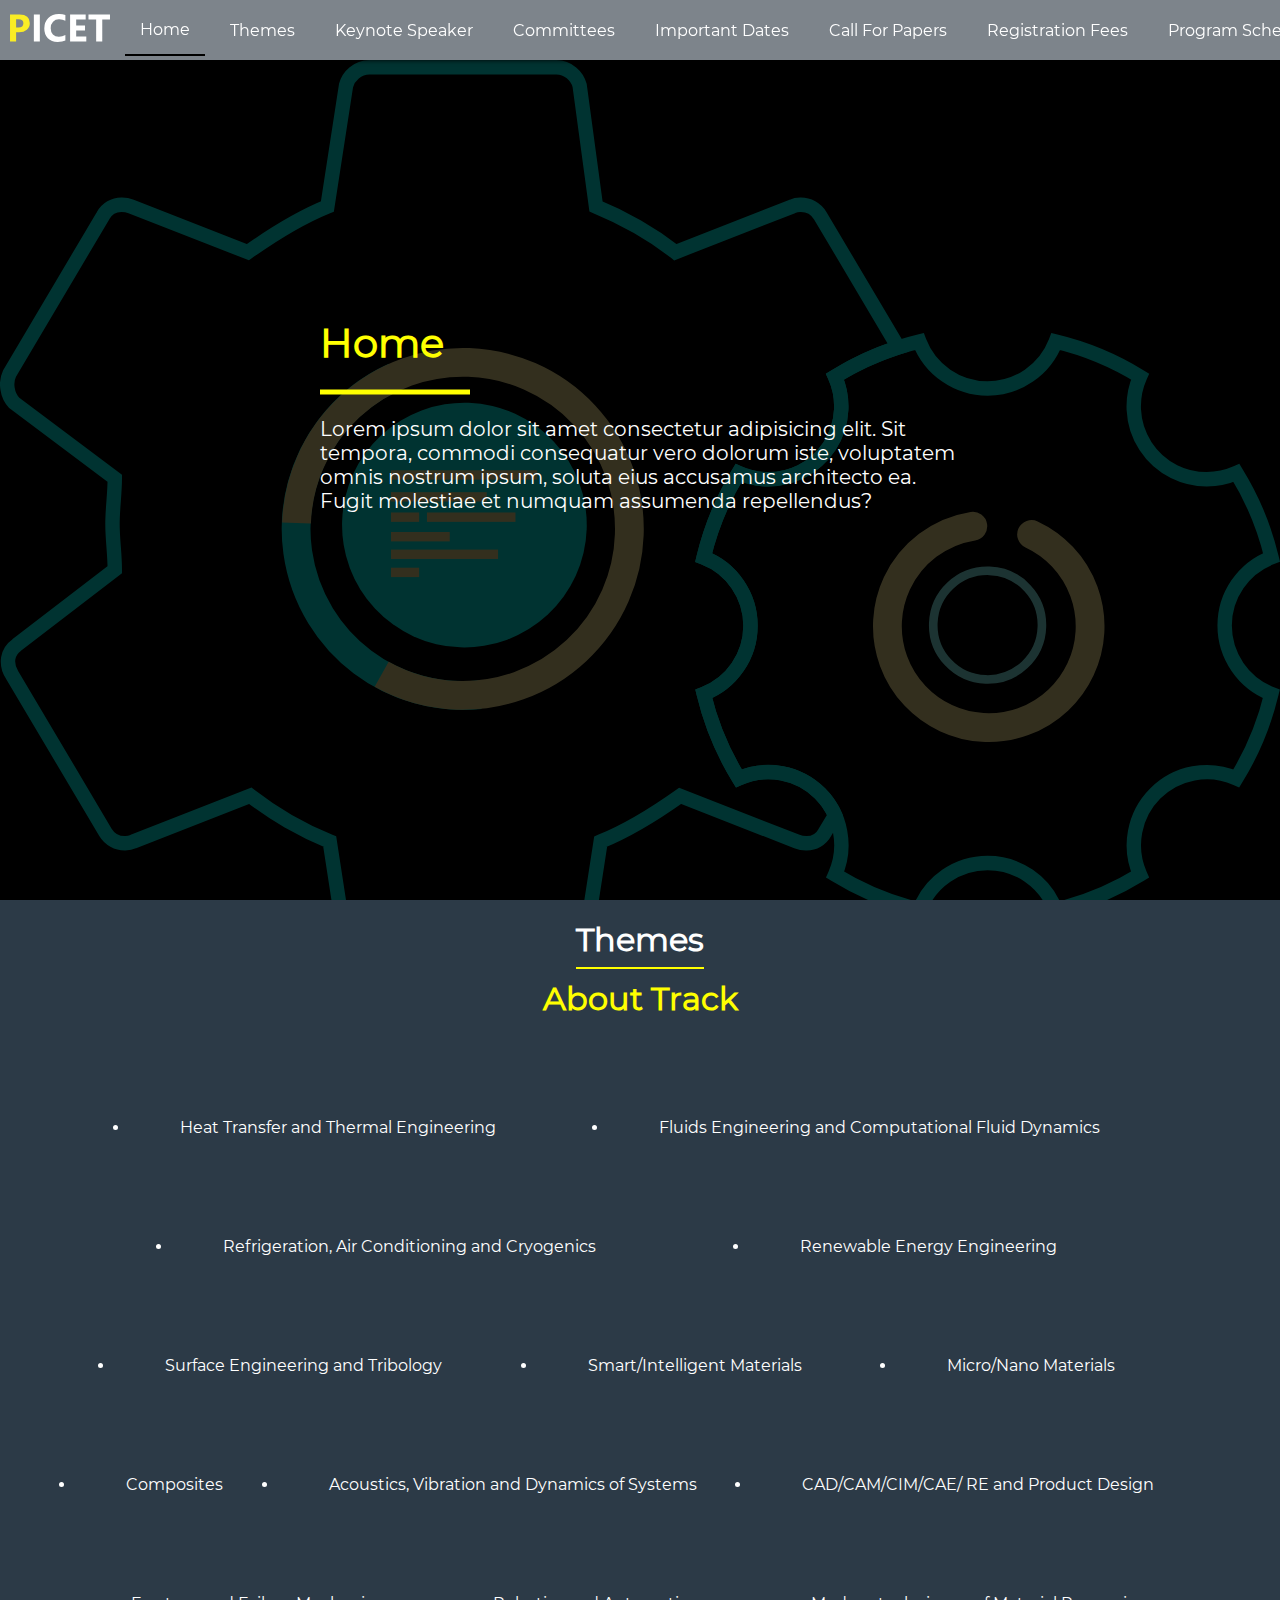
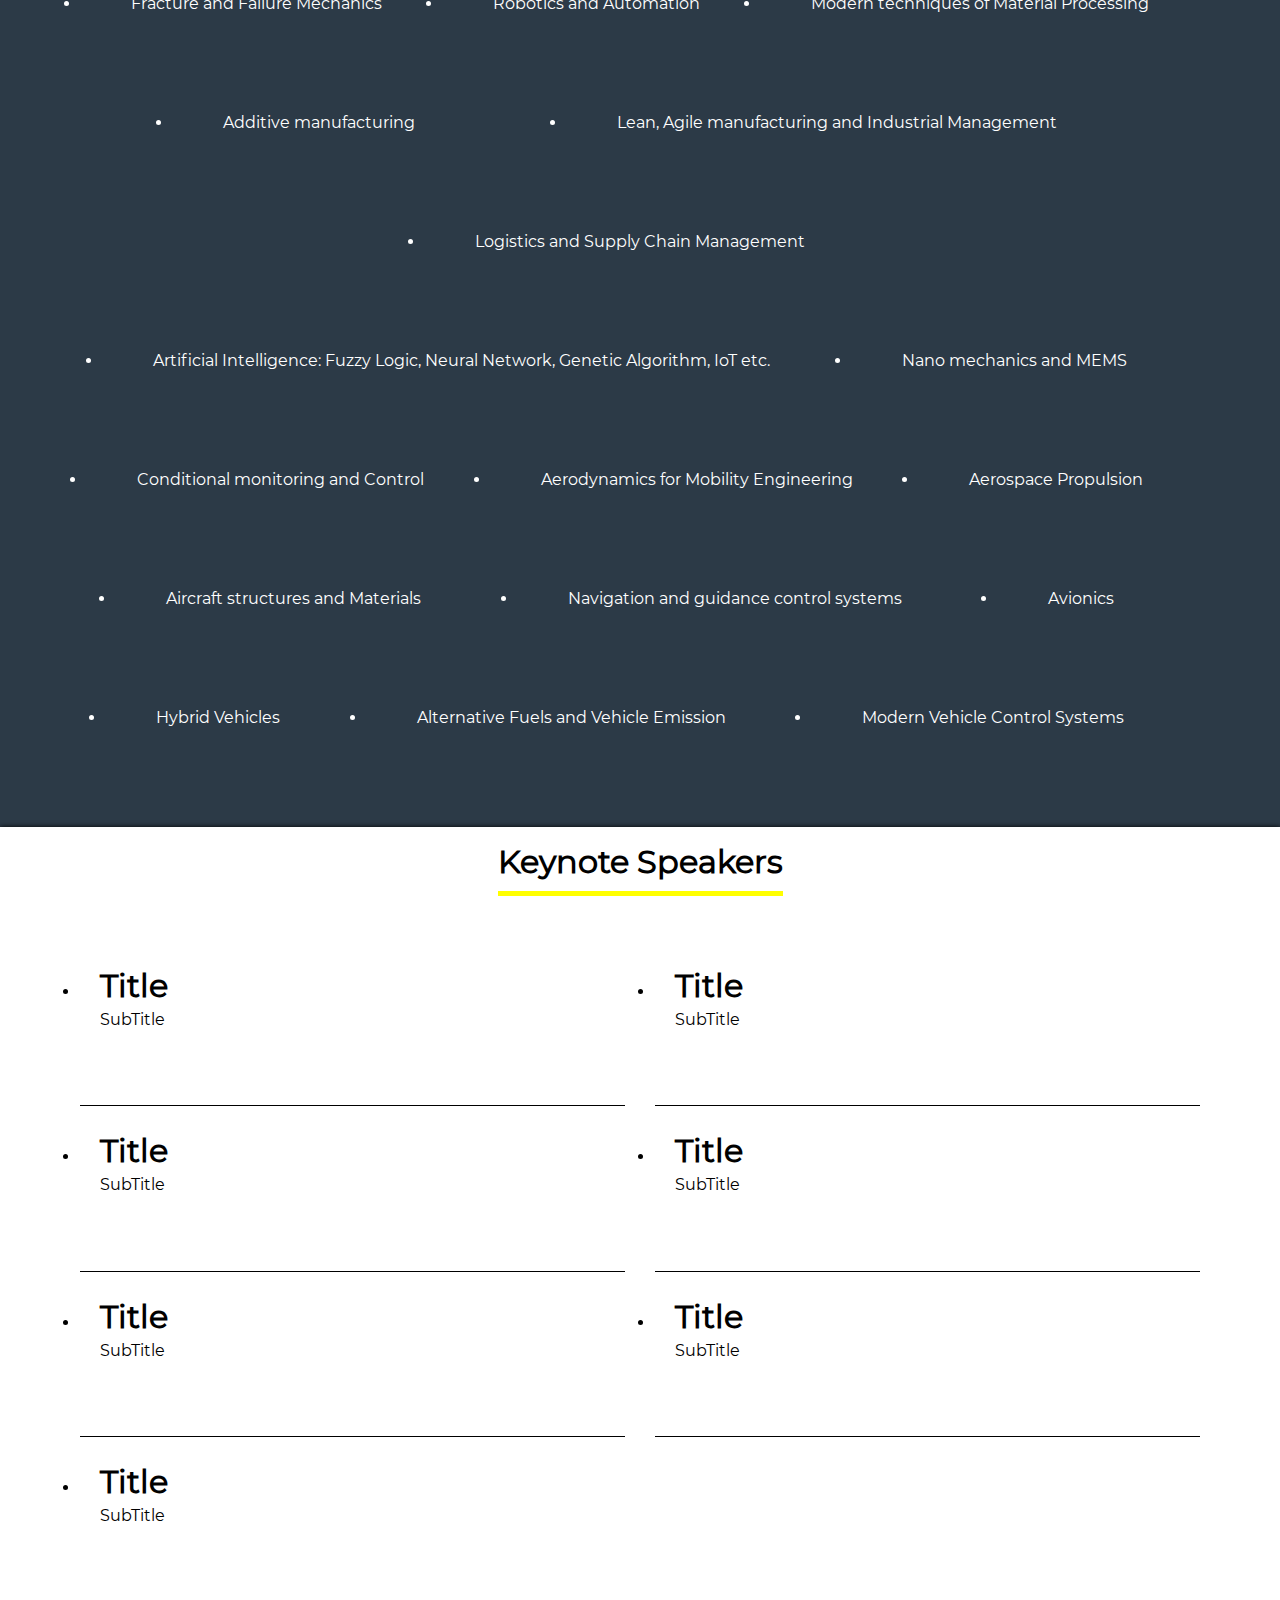
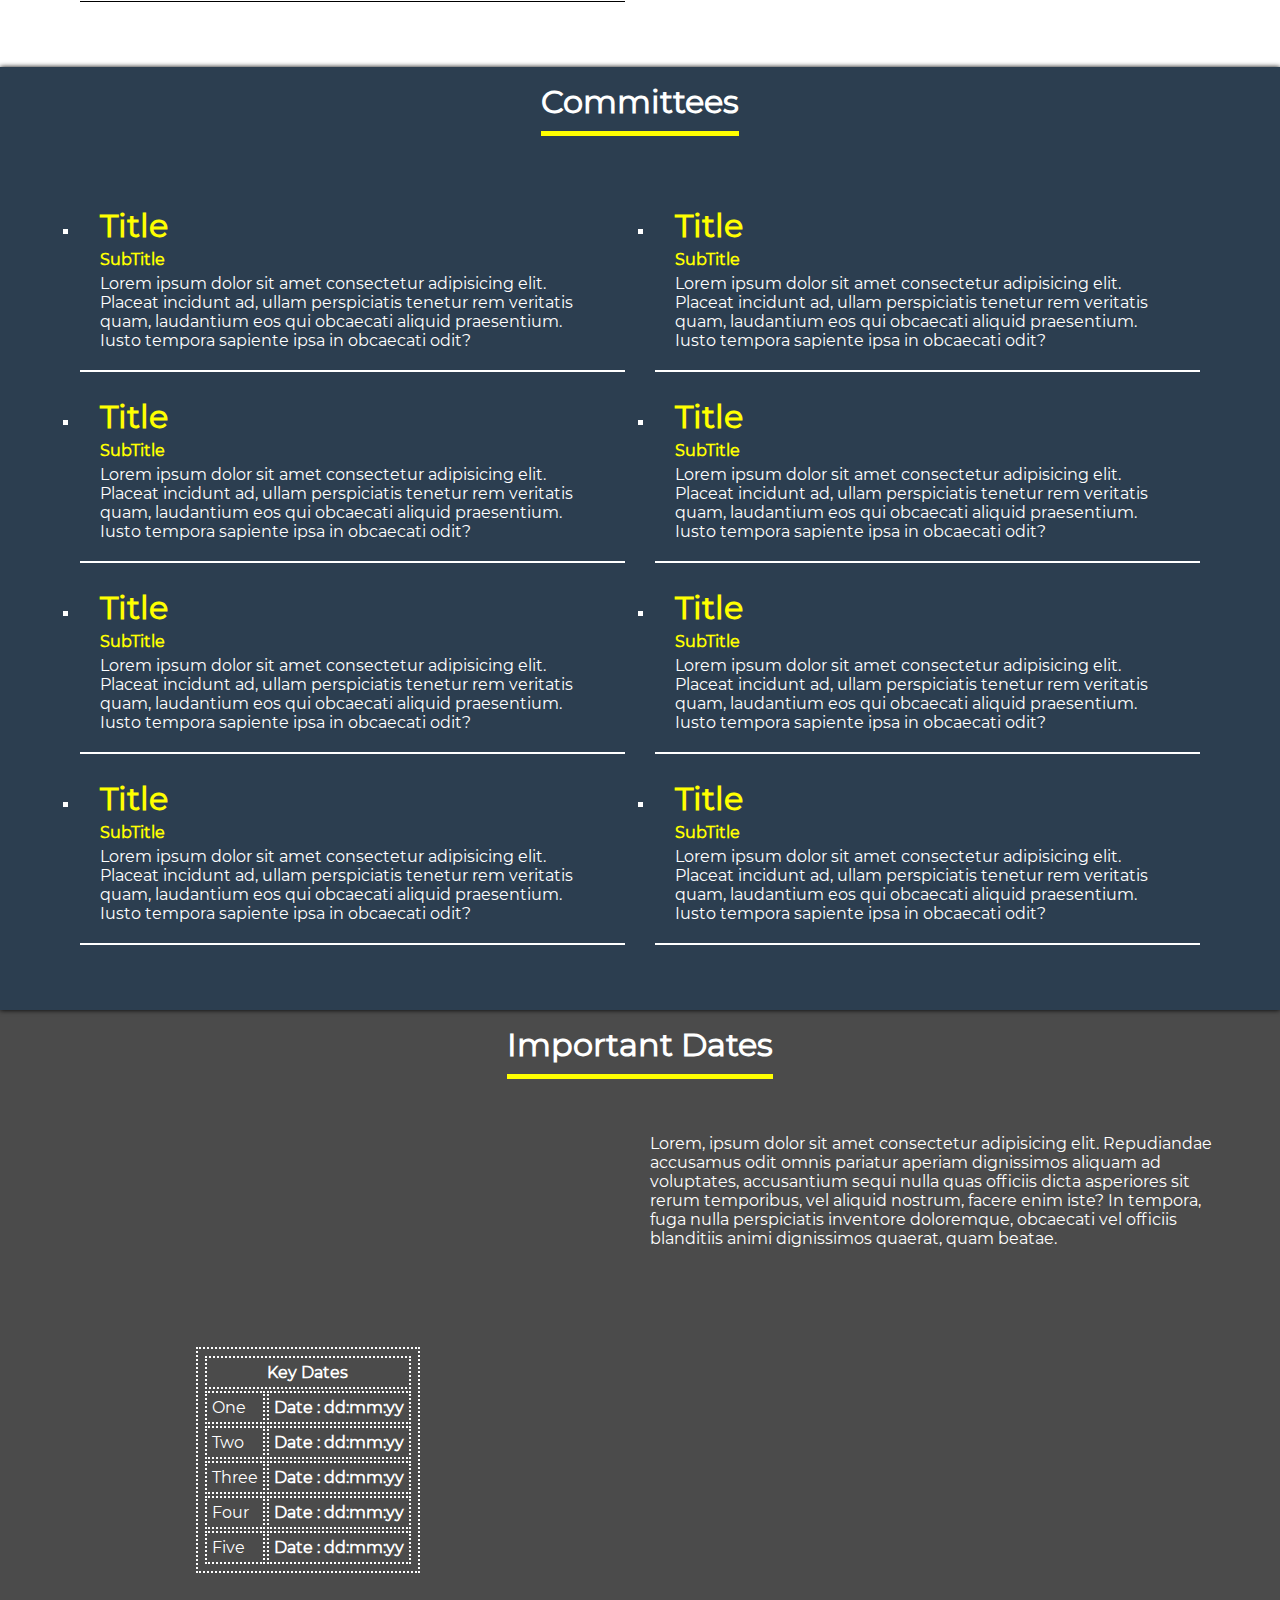
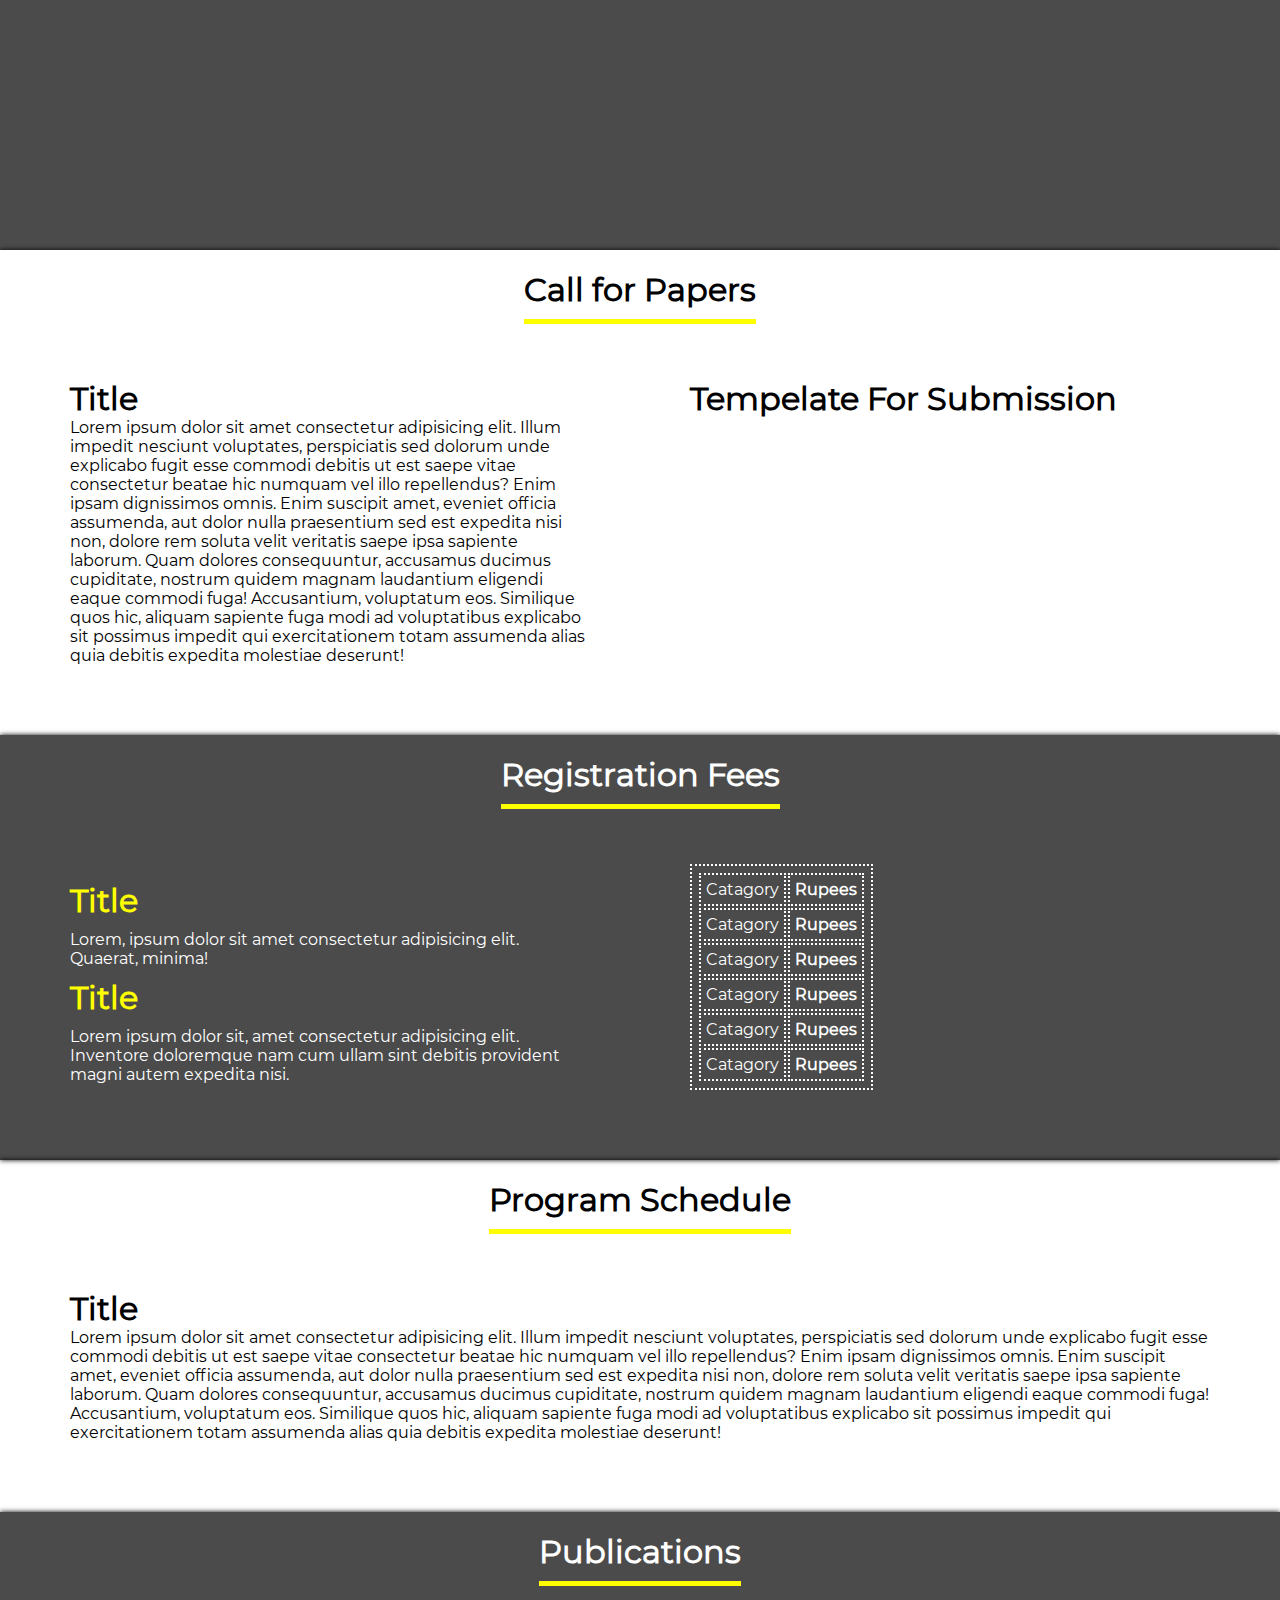
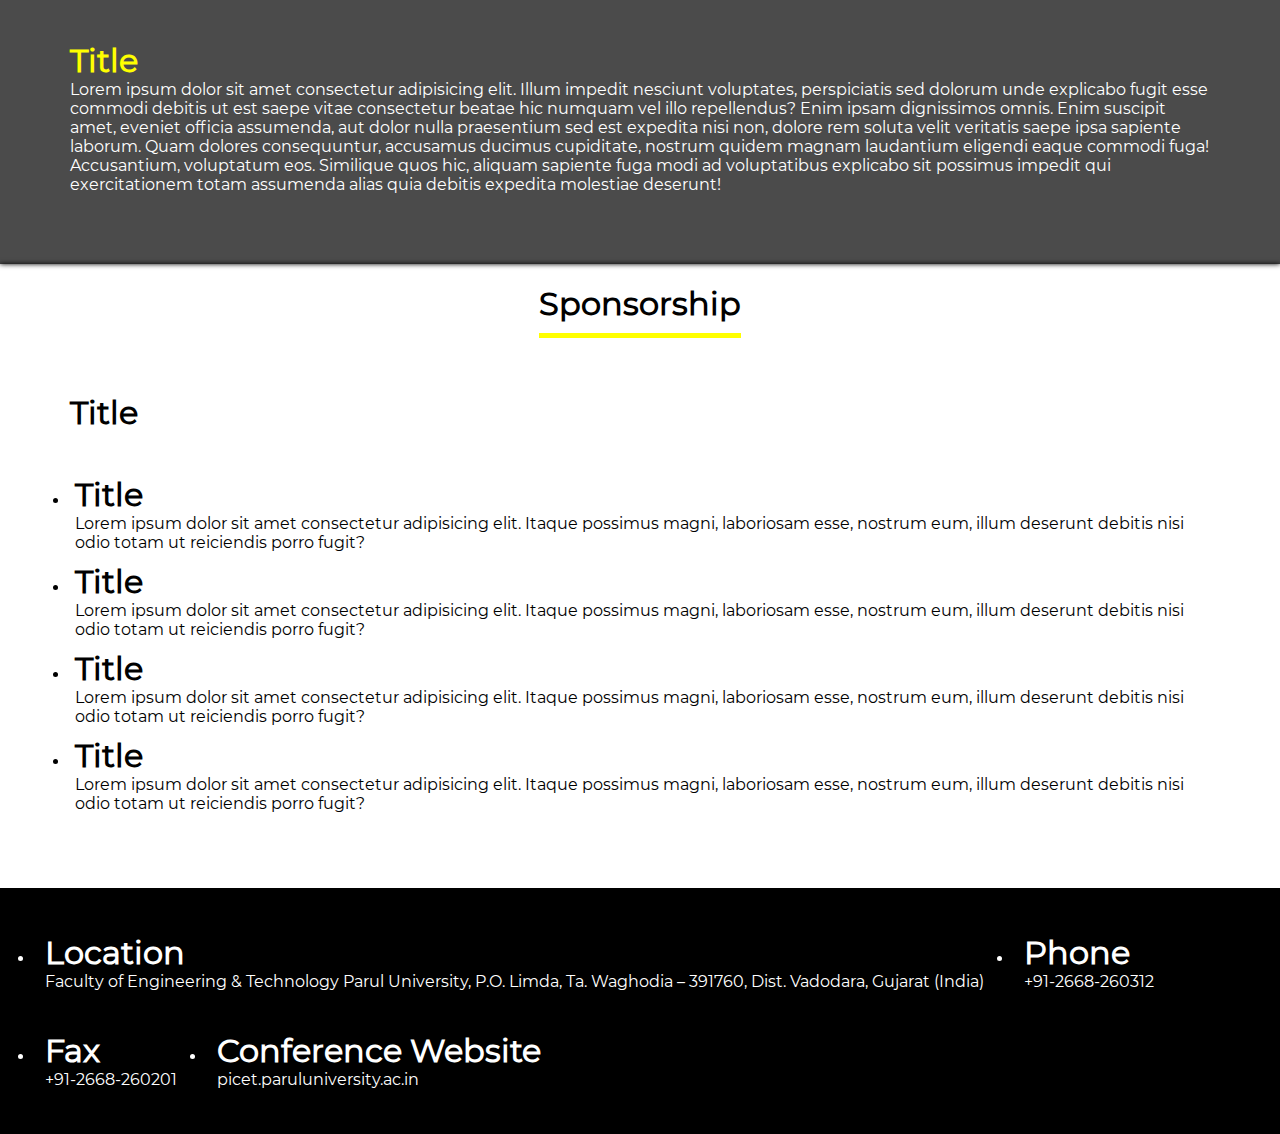
<file: public/mechanical.html>
<!DOCTYPE html>
<html lang="en">
  <head>
    <meta charset="UTF-8" />
    <meta http-equiv="X-UA-Compatible" content="IE=edge" />
    <meta name="viewport" content="width=device-width, initial-scale=1.0" />
    <link rel="stylesheet" href="./css/detailed.css" />
    <script src="./js/cse.js"></script>
    <title>Picet-CSE</title>
  </head>
  <body>
    <div class="scrollToTop" id="scrollToTop" onclick="scrollToTop()">
      <img src="./asset/arrow_upward.svg" alt="scrollToTop" />
    </div>
    <header class="nav_header" id="nav_header">
      <div class="logo">
        <img src="./asset/logo.svg" alt="logo" />
      </div>
      <nav id="nav_itemCon">
        <a href="#home" class="menu_item active">Home</a>
        <a href="#themes" class="menu_item">Themes</a>
        <a href="#keynote" class="menu_item">Keynote Speaker</a>
        <a href="#committees" class="menu_item">Committees</a>
        <a href="#dates" class="menu_item">Important Dates</a>
        <a href="#" class="menu_item">Call For Papers</a>
        <a href="#" class="menu_item">Registration Fees</a>
        <a href="#" class="menu_item">Program Schedule</a>
        <a href="#" class="menu_item">Publications</a>
        <a href="#" class="menu_item">Sponsorship</a>
      </nav>
      <a href="javascript:toggleMenu(true)" class="nav_menu" id="nav_menu">
        <img src="./asset/menu.svg" alt="menu" />
      </a>
    </header>
    <div class="mainCon">
      <section class="home" id="home">
        <img src="./asset/mechanical card.svg" alt="parul_gate" />
        <div class="homeContent">
          <h1>Home</h1>
          <p>
            Lorem ipsum dolor sit amet consectetur adipisicing elit. Sit
            tempora, commodi consequatur vero dolorum iste, voluptatem omnis
            nostrum ipsum, soluta eius accusamus architecto ea. Fugit molestiae
            et numquam assumenda repellendus?
          </p>
        </div>
      </section>

      <section class="themes" id="themes">
        <h1>Themes</h1>
        <div>
          <h1>About Track</h1>
          <ul>
            <li>Heat Transfer and Thermal Engineering </li>
            <li>Fluids Engineering and Computational Fluid Dynamics</li>
            <li>Refrigeration, Air Conditioning and Cryogenics</li>
            <li>Renewable Energy Engineering</li>
            <li>Surface Engineering and Tribology</li>
            <li>Smart/Intelligent Materials</li>
            <li>Micro/Nano Materials</li>
            <li>Composites</li>
            <li>Acoustics, Vibration and Dynamics of Systems</li>
            <li>CAD/CAM/CIM/CAE/ RE and Product Design</li>
            <li>Fracture and Failure Mechanics</li>
            <li>Robotics and Automation</li>
            <li>Modern techniques of Material Processing</li>
            <li>Additive manufacturing</li>
            <li>Lean, Agile manufacturing and Industrial Management</li>
            <li>Logistics and Supply Chain Management</li>
            <li>
              Artificial Intelligence: Fuzzy Logic, Neural Network, Genetic
              Algorithm, IoT etc.
            </li>
            <li>Nano mechanics and MEMS</li>
            <li>Conditional monitoring and Control</li>
            <li>Aerodynamics for Mobility Engineering</li>
            <li>Aerospace Propulsion</li>
            <li>Aircraft structures and Materials</li>
            <li>Navigation and guidance control systems</li>
            <li>Avionics</li>
            <li>Hybrid Vehicles</li>
            <li>Alternative Fuels and Vehicle Emission</li>
            <li>Modern Vehicle Control Systems</li>
          </ul>
        </div>
      </section>

      <section class="keynote" id="keynote">
        <h1>Keynote Speakers</h1>
        <ul>
          <li>
            <h1>Title</h1>
            <p>SubTitle</p>
          </li>
          <li>
            <h1>Title</h1>
            <p>SubTitle</p>
          </li>
          <li>
            <h1>Title</h1>
            <p>SubTitle</p>
          </li>
          <li>
            <h1>Title</h1>
            <p>SubTitle</p>
          </li>
          <li>
            <h1>Title</h1>
            <p>SubTitle</p>
          </li>
          <li>
            <h1>Title</h1>
            <p>SubTitle</p>
          </li>
          <li>
            <h1>Title</h1>
            <p>SubTitle</p>
          </li>
        </ul>
      </section>

      <section class="committees" id="committees">
        <h1>Committees</h1>
        <ul>
          <li>
            <h1>Title</h1>
            <h4>SubTitle</h4>
            <p>
              Lorem ipsum dolor sit amet consectetur adipisicing elit. Placeat
              incidunt ad, ullam perspiciatis tenetur rem veritatis quam,
              laudantium eos qui obcaecati aliquid praesentium. Iusto tempora
              sapiente ipsa in obcaecati odit?
            </p>
          </li>
          <li>
            <h1>Title</h1>
            <h4>SubTitle</h4>
            <p>
              Lorem ipsum dolor sit amet consectetur adipisicing elit. Placeat
              incidunt ad, ullam perspiciatis tenetur rem veritatis quam,
              laudantium eos qui obcaecati aliquid praesentium. Iusto tempora
              sapiente ipsa in obcaecati odit?
            </p>
          </li>
          <li>
            <h1>Title</h1>
            <h4>SubTitle</h4>
            <p>
              Lorem ipsum dolor sit amet consectetur adipisicing elit. Placeat
              incidunt ad, ullam perspiciatis tenetur rem veritatis quam,
              laudantium eos qui obcaecati aliquid praesentium. Iusto tempora
              sapiente ipsa in obcaecati odit?
            </p>
          </li>
          <li>
            <h1>Title</h1>
            <h4>SubTitle</h4>
            <p>
              Lorem ipsum dolor sit amet consectetur adipisicing elit. Placeat
              incidunt ad, ullam perspiciatis tenetur rem veritatis quam,
              laudantium eos qui obcaecati aliquid praesentium. Iusto tempora
              sapiente ipsa in obcaecati odit?
            </p>
          </li>
          <li>
            <h1>Title</h1>
            <h4>SubTitle</h4>
            <p>
              Lorem ipsum dolor sit amet consectetur adipisicing elit. Placeat
              incidunt ad, ullam perspiciatis tenetur rem veritatis quam,
              laudantium eos qui obcaecati aliquid praesentium. Iusto tempora
              sapiente ipsa in obcaecati odit?
            </p>
          </li>
          <li>
            <h1>Title</h1>
            <h4>SubTitle</h4>
            <p>
              Lorem ipsum dolor sit amet consectetur adipisicing elit. Placeat
              incidunt ad, ullam perspiciatis tenetur rem veritatis quam,
              laudantium eos qui obcaecati aliquid praesentium. Iusto tempora
              sapiente ipsa in obcaecati odit?
            </p>
          </li>
          <li>
            <h1>Title</h1>
            <h4>SubTitle</h4>
            <p>
              Lorem ipsum dolor sit amet consectetur adipisicing elit. Placeat
              incidunt ad, ullam perspiciatis tenetur rem veritatis quam,
              laudantium eos qui obcaecati aliquid praesentium. Iusto tempora
              sapiente ipsa in obcaecati odit?
            </p>
          </li>
          <li>
            <h1>Title</h1>
            <h4>SubTitle</h4>
            <p>
              Lorem ipsum dolor sit amet consectetur adipisicing elit. Placeat
              incidunt ad, ullam perspiciatis tenetur rem veritatis quam,
              laudantium eos qui obcaecati aliquid praesentium. Iusto tempora
              sapiente ipsa in obcaecati odit?
            </p>
          </li>
        </ul>
      </section>
      <section class="dates" id="dates">
        <h1>Important Dates</h1>
        <div>
          <div>
            <p>
              Lorem, ipsum dolor sit amet consectetur adipisicing elit.
              Repudiandae accusamus odit omnis pariatur aperiam dignissimos
              aliquam ad voluptates, accusantium sequi nulla quas officiis dicta
              asperiores sit rerum temporibus, vel aliquid nostrum, facere enim
              iste? In tempora, fuga nulla perspiciatis inventore doloremque,
              obcaecati vel officiis blanditiis animi dignissimos quaerat, quam
              beatae.
            </p>
          </div>
          <div>
            <table>
              <tr>
                <th colspan="2">Key Dates</th>
              </tr>
              <tr>
                <td>One</td>
                <th>Date : dd:mm:yy</th>
              </tr>
              <tr>
                <td>Two</td>
                <th>Date : dd:mm:yy</th>
              </tr>
              <tr>
                <td>Three</td>
                <th>Date : dd:mm:yy</th>
              </tr>
              <tr>
                <td>Four</td>
                <th>Date : dd:mm:yy</th>
              </tr>
              <tr>
                <td>Five</td>
                <th>Date : dd:mm:yy</th>
              </tr>
            </table>
          </div>
        </div>
      </section>
      <section class="cfp">
        <h1>Call for Papers</h1>
        <div>
          <div>
            <h1>Title</h1>
            <p>
              Lorem ipsum dolor sit amet consectetur adipisicing elit. Illum
              impedit nesciunt voluptates, perspiciatis sed dolorum unde
              explicabo fugit esse commodi debitis ut est saepe vitae
              consectetur beatae hic numquam vel illo repellendus? Enim ipsam
              dignissimos omnis. Enim suscipit amet, eveniet officia assumenda,
              aut dolor nulla praesentium sed est expedita nisi non, dolore rem
              soluta velit veritatis saepe ipsa sapiente laborum. Quam dolores
              consequuntur, accusamus ducimus cupiditate, nostrum quidem magnam
              laudantium eligendi eaque commodi fuga! Accusantium, voluptatum
              eos. Similique quos hic, aliquam sapiente fuga modi ad
              voluptatibus explicabo sit possimus impedit qui exercitationem
              totam assumenda alias quia debitis expedita molestiae deserunt!
            </p>
          </div>
          <div>
            <h1>Tempelate For Submission</h1>
          </div>
        </div>
      </section>
      <section class="regs">
        <h1>Registration Fees</h1>
        <div>
          <div>
            <h1>Title</h1>
            <p>
              Lorem, ipsum dolor sit amet consectetur adipisicing elit. Quaerat,
              minima!
            </p>
            <h1>Title</h1>
            <p>
              Lorem ipsum dolor sit, amet consectetur adipisicing elit.
              Inventore doloremque nam cum ullam sint debitis provident magni
              autem expedita nisi.
            </p>
          </div>
          <div>
            <table>
              <tr>
                <td>Catagory</td>
                <th>Rupees</th>
              </tr>
              <tr>
                <td>Catagory</td>
                <th>Rupees</th>
              </tr>
              <tr>
                <td>Catagory</td>
                <th>Rupees</th>
              </tr>
              <tr>
                <td>Catagory</td>
                <th>Rupees</th>
              </tr>
              <tr>
                <td>Catagory</td>
                <th>Rupees</th>
              </tr>
              <tr>
                <td>Catagory</td>
                <th>Rupees</th>
              </tr>
            </table>
          </div>
        </div>
      </section>
      <section class="cfp">
        <h1>Program Schedule</h1>
        <div>
          <div>
            <h1>Title</h1>
            <p>
              Lorem ipsum dolor sit amet consectetur adipisicing elit. Illum
              impedit nesciunt voluptates, perspiciatis sed dolorum unde
              explicabo fugit esse commodi debitis ut est saepe vitae
              consectetur beatae hic numquam vel illo repellendus? Enim ipsam
              dignissimos omnis. Enim suscipit amet, eveniet officia assumenda,
              aut dolor nulla praesentium sed est expedita nisi non, dolore rem
              soluta velit veritatis saepe ipsa sapiente laborum. Quam dolores
              consequuntur, accusamus ducimus cupiditate, nostrum quidem magnam
              laudantium eligendi eaque commodi fuga! Accusantium, voluptatum
              eos. Similique quos hic, aliquam sapiente fuga modi ad
              voluptatibus explicabo sit possimus impedit qui exercitationem
              totam assumenda alias quia debitis expedita molestiae deserunt!
            </p>
          </div>
        </div>
      </section>
      <section class="cfp" style="background-color: #4b4b4b">
        <h1 style="color: white">Publications</h1>
        <div>
          <div>
            <h1 style="color: yellow">Title</h1>
            <p style="color: white">
              Lorem ipsum dolor sit amet consectetur adipisicing elit. Illum
              impedit nesciunt voluptates, perspiciatis sed dolorum unde
              explicabo fugit esse commodi debitis ut est saepe vitae
              consectetur beatae hic numquam vel illo repellendus? Enim ipsam
              dignissimos omnis. Enim suscipit amet, eveniet officia assumenda,
              aut dolor nulla praesentium sed est expedita nisi non, dolore rem
              soluta velit veritatis saepe ipsa sapiente laborum. Quam dolores
              consequuntur, accusamus ducimus cupiditate, nostrum quidem magnam
              laudantium eligendi eaque commodi fuga! Accusantium, voluptatum
              eos. Similique quos hic, aliquam sapiente fuga modi ad
              voluptatibus explicabo sit possimus impedit qui exercitationem
              totam assumenda alias quia debitis expedita molestiae deserunt!
            </p>
          </div>
        </div>
      </section>
      <section class="cfp">
        <h1>Sponsorship</h1>
        <div>
          <div>
            <h1>Title</h1>
            <br />
            <br />
            <ul>
              <li style="padding: 5px">
                <h1>Title</h1>

                <p>
                  Lorem ipsum dolor sit amet consectetur adipisicing elit.
                  Itaque possimus magni, laboriosam esse, nostrum eum, illum
                  deserunt debitis nisi odio totam ut reiciendis porro fugit?
                </p>
              </li>
              <li style="padding: 5px">
                <h1>Title</h1>
                <p>
                  Lorem ipsum dolor sit amet consectetur adipisicing elit.
                  Itaque possimus magni, laboriosam esse, nostrum eum, illum
                  deserunt debitis nisi odio totam ut reiciendis porro fugit?
                </p>
              </li>
              <li style="padding: 5px">
                <h1>Title</h1>
                <p>
                  Lorem ipsum dolor sit amet consectetur adipisicing elit.
                  Itaque possimus magni, laboriosam esse, nostrum eum, illum
                  deserunt debitis nisi odio totam ut reiciendis porro fugit?
                </p>
              </li>
              <li style="padding: 5px">
                <h1>Title</h1>
                <p>
                  Lorem ipsum dolor sit amet consectetur adipisicing elit.
                  Itaque possimus magni, laboriosam esse, nostrum eum, illum
                  deserunt debitis nisi odio totam ut reiciendis porro fugit?
                </p>
              </li>
            </ul>
          </div>
        </div>
      </section>
      <footer>
        <ul>
          <li>
            <h1>Location</h1>
            <p>
              Faculty of Engineering & Technology Parul University, P.O. Limda,
              Ta. Waghodia – 391760, Dist. Vadodara, Gujarat (India)
            </p>
          </li>
          <li>
            <h1>Phone</h1>
            <p>+91-2668-260312</p>
          </li>
          <li>
            <h1>Fax</h1>
            <p>+91-2668-260201</p>
          </li>
          <li>
            <h1>Conference Website</h1>
            <p>picet.paruluniversity.ac.in</p>
          </li>
        </ul>
      </footer>
    </div>
  </body>
</html>
</file>
<file: main.css>
@font-face {
  font-family: custom;
  src: url("./asset/Montserrat-Regular.ttf");
}

* {
  margin: 0;
  padding: 0;
  box-sizing: border-box;
}

html {
  scroll-behavior: smooth;
  font-family: custom;
}

body {
  background-color: #3aafa9;
}

body::-webkit-scrollbar {
  display: none;
}

.overlay_menu {
  display: flex;
  position: fixed;
  top: 0;
  left: 0;
  width: 0%;
  height: 100%;
  backdrop-filter: blur(10px);
  z-index: 2000;
  flex-direction: column;
  align-items: center;
  justify-content: center;
  align-items: center;
  overflow: hidden;
  transition: all ease 0.5s;
  opacity: 0;
}

.overlay_menu .closeMenu {
  position: absolute;
  top: 0;
  right: 0;
  float: right;
  padding: 10px;
}

.overlay_menu > nav {
  flex: 1;
  display: flex;
  flex-direction: column;
  justify-content: space-around;
}

.overlay_menu > nav > a {
  font-family: "Montserrat", sans-serif;
  text-decoration: none;
  color: black;
  padding: 10px;
  font-weight: 800;
  margin: 10px 0px;
  font-size: x-large;
  border-radius: 10px 0 10px 0;
  text-align: center;
  color: white;
  text-shadow: 0 0 10px black;
}

.overlay_menu > nav > a:hover,
.menu_selected {
  border-bottom: 1px solid;
  border-top: 1px solid;
}

.scrollToTop {
  cursor: pointer;
  display: flex;
  width: 50px;
  height: 50px;
  opacity: 0;
  border-radius: 50%;
  position: fixed;
  bottom: 0;
  right: 0;
  margin: 10px;
  z-index: 1000;
  box-shadow: 0 0 5px black;
  background-color: rgba(255, 255, 255, 0.5);
  backdrop-filter: blur(5px);
  justify-content: center;
  align-items: center;
  transition: all ease-in-out 0.25s;
}

section {
  position: relative;
  min-height: 100vh;
}

.home .header {
  display: flex;
  align-items: center;
  justify-content: space-between;
  padding: 25px 25px;
}

.home .header > a {
  display: none;
}

.home .header > nav {
  display: flex;
}

.home .header > nav > a {
  text-decoration: none;
  color: white;
  font-size: 1.5em;
  padding: 0px 50px;
  font-weight: 500;
}

.home .header > nav > a:hover {
  color: yellow;
}

.home .content {
  position: absolute;
  top: 50%;
  left: 50%;
  transform: translate(-50%, -50%);
}

.home .content > h1 {
  color: white;
  font-size: 5em;
  font-weight: 800;
}

.home .content > p {
  font-size: 2em;
  font-weight: 800;
}

.home .main_btn {
  position: absolute;
  bottom: 15%;
  left: 50%;
  transform: translateX(-50%);
}

.home .main_btn > a {
  padding: 15px 25px;
  border-radius: 100px;
  background-color: white;
  font-weight: 900;
  font-size: 1.5em;
  text-decoration: none;
  color: black;
  text-transform: uppercase;
  transition: all ease 0.25s;
}

.home .main_btn > a:hover {
  box-shadow: 0 0 10px black;
  background-color: yellow;
  color: black;
}

.home .main_btn > img {
  position: absolute;
  left: 50%;
  top: 50%;
  transform: translate(-50%, 60%);
  animation: scroll-Up-Down ease 1s infinite alternate-reverse;
}

@keyframes scroll-Up-Down {
  to {
    transform: translate(-50%, 80%);
  }
}

section:nth-of-type(2) {
  display: flex;
  align-items: center;
  justify-content: space-evenly;
}

section:nth-of-type(2) > div {
  width: 30%;
  max-width: 600px;
  height: 100%;
  display: flex;
  flex-direction: column;
  padding: 25px 5px 5px 5px;
  border-radius: 25px;
}

section:nth-of-type(2) > div:first-of-type {
  background-color: white;
  box-shadow: 0 0 10px black;
}

section:nth-of-type(2) > div:last-of-type {
  background-color: black;
  box-shadow: 0 0 10px white;
}

section:nth-of-type(2) > div > img {
  width: 100%;
  object-fit: contain;
  max-height: 350px;
  margin: 10px 0;
}
section:nth-of-type(2) > div .card_content {
  margin: 10px;
  flex: 1;
  background-color: black;
  color: white;
  padding: 25px 15px 5px 15px;
  border-radius: 25px;
  font-size: 1em;
  width: fit-content;
  display: flex;
  flex-direction: column;
  justify-content: center;
}

section:nth-of-type(2) > div:first-of-type > .card_content {
  box-shadow: 0 0 5px black;
}

section:nth-of-type(2) > div:last-of-type > .card_content {
  box-shadow: 0 0 5px white;
}

section:nth-of-type(2) > div:last-of-type .card_content {
  background-color: white;
  color: black;
}

section:nth-of-type(2) > div .card_content > a {
  margin: 20px auto 0 auto;
  padding: 15px 25px;
  border-radius: 100px;
  background-color: white;
  font-weight: 900;
  font-size: 1em;
  text-decoration: none;
  color: black;
  text-transform: uppercase;
  transition: all ease 0.25s;
}

section:nth-of-type(2) > div .card_content > a:hover {
  background-color: black;
  color: white;
  box-shadow: 0 0 5px white;
}

section:nth-of-type(2) > div:last-of-type .card_content > a {
  background-color: black;
  color: white;
}

section:nth-of-type(2) > div:last-of-type .card_content > a:hover {
  background-color: white;
  color: black;
  box-shadow: 0 0 5px black;
}

/* section 3 */

.about {
  display: flex;
  flex-direction: column;
  background-color: black;
}

.about > div {
  position: relative;
  flex: 1;
  display: flex;
  align-items: center;
  justify-content: center;
}

.about > div > img {
  width: 100%;
  object-fit: cover;
  opacity: 0.2;
}

.about > div > div {
  position: absolute;
  width: 60vw;
  position: absolute;
  color: white;
  word-spacing: 5px;
  font-size: large;
  user-select: none;
}
.about > div > div > h1 {
  color: yellow;
  margin-bottom: 50px;
}

.about > div > div > p::before {
  content: "";
  position: absolute;
  width: 150px;
  height: 5px;
  background-color: yellow;
  transform: translateY(-550%);
}

/* section 3 End*/

footer {
  width: 100%;
  padding: 25px;
  background-color: black;
  color: white;
}
footer > ul {
  display: flex;
  justify-content: baseline;
  align-items: center;
  flex-wrap: wrap;
}

footer > ul > li {
  margin: 10px;
  padding: 10px;
}

/* Tablet */
@media (max-width: 1200px) {
  /* Home */
  .home .header {
    padding: 20px;
    max-height: 100px;
  }
  .home .header > .logo {
    width: 150px;
  }

  .home .header > .logo > img {
    width: 100%;
    object-fit: contain;
  }

  .home .header > a {
    display: block;
  }

  .home .header > nav {
    display: none;
  }

  .home .content {
    padding: 25px;
    width: 60%;
  }

  .home .content > h1 {
    font-size: 4.5em !important;
  }

  .home .content > p {
    font-size: 2em !important;
  }

  .home .main_btn {
    bottom: 15%;
    font-size: large;
    width: max-content;
    padding: 20px 30px;
  }

  .home .main_btn > img {
    width: 30px;
    transform: translate(-50%, 100%);
    animation: scroll-Up-Down ease 1s infinite alternate-reverse;
  }

  @keyframes scroll-Up-Down {
    to {
      transform: translate(-50%, 120%);
    }
  }

  /* Home End */
  /* Cards  */

  section:nth-of-type(2) {
    flex-direction: column;
    padding: 50px;
  }

  section:nth-of-type(2) > div {
    width: 100%;
    align-items: center;
    max-width: unset;
    flex-direction: row;
    padding: 10px;
  }

  #cards > div:last-of-type {
    margin-top: 20px;
    flex-direction: row-reverse;
  }

  #cards > div > img {
    width: 50%;
    flex: 1;
  }

  /* Cards End */

  /* section 3 */

  .about {
    padding: unset;
    background-color: dimgrey;
  }
  .about > div {
    flex-direction: column;
    padding: 20px;
  }

  .about > div > img {
    opacity: unset;
  }
  .about > div > div {
    position: unset;
    padding: unset;
    width: unset;
    font-size: unset;
    word-spacing: unset;
  }
  .about > div > div > h1 {
    margin-top: 10px;
  }

  /* section 3 End*/
}

/* Tablet End*/

/* Phone */

@media (max-width: 800px) {
  /* Home */
  .home .header {
    padding: 20px;
    max-height: 65px;
  }
  .home .header > .logo {
    width: 100px;
  }

  .home .header > .logo > img {
    width: 100%;
    object-fit: contain;
  }

  .home .header > a {
    display: block;
  }

  .home .header > nav {
    display: none;
  }

  .home .content {
    padding: 25px;
    width: fit-content;
  }

  .home .content > h1 {
    font-size: 2.5em !important;
  }

  .home .content > p {
    font-size: 1.5em !important;
  }

  .home .main_btn > a {
    bottom: 15%;
    width: max-content;
    font-size: unset;
    padding: 15px 25px;
  }

  .home .main_btn > img {
    width: 25px;
    transform: translate(-50%, 100%);
    animation: scroll-Up-Down ease 1s infinite alternate-reverse;
  }

  @keyframes scroll-Up-Down {
    to {
      transform: translate(-50%, 80%);
    }
  }

  /* Home End */
  /* Cards  */

  section:nth-of-type(2) {
    flex-direction: column;
    padding: unset;
  }

  section:nth-of-type(2) > div {
    max-width: 550px;
    flex-direction: column;
    width: unset;
    border-radius: unset;
  }

  #cards > div:last-of-type {
    margin: unset;
    flex-direction: column;
  }
  #cards > div .card_content {
    margin: unset;
    border-radius: 5px;
    padding: 10px;
    font-size: unset;
  }

  #cards > div > img {
    width: 100%;
    max-height: 250px;
  }

  /* Cards End */

  /* section 3 */

  .about {
    padding: unset;
  }
  .about > div {
    flex-direction: column;
    padding: 10px;
  }

  .about > div > img {
    border-radius: 15px;
    opacity: unset;
  }
  .about > div > div {
    position: unset;
    padding: unset;
    width: unset;
    font-size: unset;
  }
  .about > div > div > h1 {
    margin-top: 10px;
  }

  /* section 3 End*/
  /* fotter */
  footer {
    padding: 30px;
  }
  footer > ul > li {
    margin: 10px;
    padding: 10px;
  }
  /* fotter End*/
}

/* Phone End*/

/* Animations */

@keyframes PopRight {
  from {
    transform: translateX(200px);
    opacity: 0;
  }

  to {
    transform: translateX(0px);
    opacity: 1;
  }
}

@keyframes PopLeft {
  from {
    transform: translateX(-200px);
    opacity: 0;
  }

  to {
    transform: translateX(0px);
    opacity: 1;
  }
}
</file>
<file: public/css/main.css>
@font-face {
  font-family: custom;
  src: url("../asset/JosefinSans-Regular.ttf");
}

* {
  margin: 0;
  padding: 0;
  box-sizing: border-box;
}

html {
  scroll-behavior: smooth;
  font-family: custom;
}

body {
  /* background-color: #3aafa9; */
  background: linear-gradient(60deg, #3aafa9, #2c3a47);
  scroll-behavior: smooth;
}

body::-webkit-scrollbar {
  display: none;
}
.scrollToTop {
  cursor: pointer;
  display: flex;
  width: 50px;
  height: 50px;
  opacity: 0;
  border-radius: 50%;
  position: fixed;
  bottom: 0;
  right: 0;
  margin: 10px;
  z-index: 1000;
  box-shadow: 0 0 5px black;
  background-color: rgba(255, 255, 255, 0.5);
  backdrop-filter: blur(5px);
  justify-content: center;
  align-items: center;
  transition: all ease-in-out 0.25s;
}

.nav_header {
  position: sticky;
  top: 0;
  width: 100%;
  /* background-color: #a4b0be; */
  backdrop-filter: blur(20px);
  display: flex;
  align-items: center;
  justify-content: center;
  overflow: auto;
  box-shadow: 0 2px 1px 0 yellow;
  z-index: 1000;
  background-color: black;
  height: 60px;
}

.nav_header > .logo {
  margin: 10px;
  width: 100px;
  pointer-events: none;
}

.nav_header > .logo > img {
  width: 100%;
  object-fit: contain;
}

.nav_header > nav {
  flex: 1;
  display: flex;
  align-items: center;
  justify-content: space-around;
  overflow: auto;
}


.nav_header > nav::-webkit-scrollbar {
  display: none;
}

.nav_header > nav > a {
  margin: 0 5px;
  text-decoration: none;
  color: white;
  padding: 15px;
  transition: background-color ease 0.25s;
  font-size: large;
  min-width: max-content;
  /* mix-blend-mode: difference; */

}

.nav_header > nav > a:hover,
.active {
  border-bottom: 2px solid white;
}

.nav_menu {
  display: none;
}
section {
  position: relative;
  
  padding: 50px;
}

.home {
  display: flex;
  align-items: center;
  justify-content: center;
  background-color: white;
  overflow: hidden;
}

.home > img{

  position: absolute;
  top: 0;
  width: 100%;
  max-height: 400px;
  object-fit: cover;
  z-index: 1;
  opacity: 0.5;
}

.home .content{
  z-index: 2;
  user-select: none;
}


.home .content > h1 {
  color: yellow;
  font-size: 4em;
  font-weight: 800;
  margin-bottom: 50px;
}

.home .content > p {
  color: white;
  font-size: 1.5em;
  text-align: center;
}


.home .main_btn {
  position: absolute;
  bottom: 25%;
  left: 50%;
  transform: translateX(-50%);
  z-index: 2;
}

.home .main_btn > a {
  padding: 15px 25px;
  border-radius: 100px;
  background-color: white;
  font-weight: 900;
  font-size: 1.5em;
  text-decoration: none;
  color: black;
  text-transform: uppercase;
  transition: all ease 0.25s;
}

.home .main_btn > a:hover {
  box-shadow: 0 0 10px black;
  background-color: yellow;
  color: black;
}

.home .main_btn > img {
  position: absolute;
  left: 50%;
  top: 50%;
  transform: translate(-50%, 60%);
  animation: scroll-Up-Down ease 1s infinite alternate-reverse;
}

@keyframes scroll-Up-Down {
  to {
    transform: translate(-50%, 80%);
  }
}

section:nth-of-type(2) {
  display: flex;
  align-items: center;
  justify-content: space-evenly;
}

section:nth-of-type(2) > div {
  width: 30%;
  max-width: 600px;
  height: 100%;
  display: flex;
  flex-direction: column;
  padding: 25px 5px 5px 5px;
  border-radius: 25px;
}

section:nth-of-type(2) > div:first-of-type {
  background-color: white;
  box-shadow: 0 0 10px black;
}

section:nth-of-type(2) > div:last-of-type {
  background-color: black;
  box-shadow: 0 0 10px white;
}

section:nth-of-type(2) > div > img {
  width: 100%;
  object-fit: contain;
  max-height: 300px;
  margin: 10px 0;
}
section:nth-of-type(2) > div .card_content {
  margin: 10px;
  flex: 1;
  background-color: black;
  color: white;
  padding: 25px 15px 5px 15px;
  border-radius: 25px;
  font-size: 1em;
  width: fit-content;
  display: flex;
  flex-direction: column;
  justify-content: center;
}

section:nth-of-type(2) > div:first-of-type > .card_content {
  box-shadow: 0 0 5px black;
}

section:nth-of-type(2) > div:last-of-type > .card_content {
  box-shadow: 0 0 5px white;
}

section:nth-of-type(2) > div:last-of-type .card_content {
  background-color: white;
  color: black;
}

section:nth-of-type(2) > div .card_content > a {
  margin: 20px auto 0 auto;
  padding: 15px 25px;
  border-radius: 100px;
  background-color: white;
  font-weight: 900;
  font-size: 1em;
  text-decoration: none;
  color: black;
  text-transform: uppercase;
  transition: all ease 0.25s;
}

section:nth-of-type(2) > div .card_content > a:hover {
  background-color: black;
  color: white;
  box-shadow: 0 0 5px white;
}

section:nth-of-type(2) > div:last-of-type .card_content > a {
  background-color: black;
  color: white;
}

section:nth-of-type(2) > div:last-of-type .card_content > a:hover {
  background-color: white;
  color: black;
  box-shadow: 0 0 5px black;
}

/* section 3 */

.about {
  display: flex;
  flex-direction: column;
  background-color: black;
}

.about > div {
  position: relative;
  flex: 1;
}

.about > div > img {
  width: 100%;
  object-fit: cover;
  opacity: 0.75;
}

.about > div > div {
  padding: 20px;
  backdrop-filter: blur(25px);
  border-radius: 20px;
  box-shadow: 2px 2px 10px 0 black;
  position: absolute;
  width: 35vw;
  position: absolute;
  left: 2%;
  bottom:5%;
  color: white; 
  font-size:1.5em;
  /* font-weight: 400; */
  user-select: none;
  /* text-align: justify; */
}
.about > div > div > h1 {
  color: yellow;
  margin-bottom: 50px;
}

.about > div > div > h1::after {
  content: "";
  position: absolute;
  width: 150px;
  height: 5px;
  background-color: yellow;
  transform: translate(-240%,850%);
}

/* section 3 End*/

footer {
  width: 100%;
  padding: 25px;
  background-color: black;
  color: white;
}
footer > ul {
  display: flex;
  justify-content: baseline;
  align-items: center;
  flex-wrap: wrap;
}

footer > ul > li {
  margin: 10px;
  padding: 10px;
}

/* Tablet */
@media (max-width: 1200px) {
  /* Home */
  .home .header {
    padding: 20px;
    max-height: 100px;
  }
  .home .header > .logo {
    width: 150px;
  }

  .home .header > .logo > img {
    width: 100%;
    object-fit: contain;
  }

  .home .header > a {
    display: block;
  }

  .home .header > nav {
    display: none;
  }

  .home .content {
    padding: 25px;
    width: 60%;
  }

  .home .content > h1 {
    font-size: 4.5em !important;
  }

  .home .content > p {
    font-size: 2em !important;
  }

  .home .main_btn {
    bottom: 15%;
    font-size: large;
    width: max-content;
    padding: 20px 30px;
  }

  .home .main_btn > img {
    width: 30px;
    transform: translate(-50%, 100%);
    animation: scroll-Up-Down ease 1s infinite alternate-reverse;
  }

  @keyframes scroll-Up-Down {
    to {
      transform: translate(-50%, 120%);
    }
  }

  /* Home End */
  /* Cards  */

  section:nth-of-type(2) {
    flex-direction: column;
    padding: 50px;
  }

  section:nth-of-type(2) > div {
    width: 100%;
    align-items: center;
    max-width: unset;
    flex-direction: row;
    padding: 10px;
  }

  #cards > div:last-of-type {
    margin-top: 20px;
    flex-direction: row-reverse;
  }

  #cards > div > img {
    width: 50%;
    flex: 1;
  }

  /* Cards End */

  /* section 3 */

  .about {
    padding: unset;
    background-color: dimgrey;
  }
  .about > div {
    flex-direction: column;
    padding: 20px;
  }

  .about > div > img {
    opacity: unset;
  }
  .about > div > div {
    position: unset;
    padding: unset;
    width: unset;
    text-align: unset;
    font-size: unset;
    word-spacing: unset;
  }
  .about > div > div > h1 {
    margin-top: 10px;
  }

  /* section 3 End*/
}

/* Tablet End*/

/* Phone */

@media (max-width: 800px) {
  /* Home */

  .nav_header {
    height: 60px;
    flex-direction: column;
    transition: all ease 0.5s;
    align-items: unset;
  }
  .nav_header > nav {
    display: none;
    padding: unset;
    width: 100%;
    flex-direction: column;
  }
  .nav_header > nav > a {
    display: none;
    background-color: unset !important;
    margin: 10px;
    width: 80%;
    text-align: start;
  }
  .nav_header > nav > a:hover,
  .active {
    background-color: unset !important;
    padding: 14px 15px;
    border-bottom: 2px solid;
    border-radius: 2px;
  }
  .nav_menu {
    position: absolute;
    top: 0;
    right: 0;
    color: black;
    margin: 15px !important;
    padding: unset !important;
    width: auto !important;
    display: block !important;
  }
  .nav_header > nav > .nav_menu:hover {
    width: auto;
    background-color: unset !important;
    padding: unset !important;
    margin: 15px !important;
    border-bottom: unset !important;
    border-radius: unset !important;
  }

  .home .content {
    padding: 25px;
    width: fit-content;
  }

  .home .content > h1 {
    font-size: 2.5em !important;
  }

  .home .content > p {
    font-size: 1.5em !important;
  }

  .home .main_btn > a {
    bottom: 15%;
    width: max-content;
    font-size: unset;
    padding: 15px 25px;
  }

  .home .main_btn > img {
    width: 25px;
    transform: translate(-50%, 100%);
    animation: scroll-Up-Down ease 1s infinite alternate-reverse;
  }

  @keyframes scroll-Up-Down {
    to {
      transform: translate(-50%, 80%);
    }
  }

  /* Home End */
  /* Cards  */

  section:nth-of-type(2) {
    flex-direction: column;
    padding: unset;
  }

  section:nth-of-type(2) > div {
    max-width: 550px;
    flex-direction: column;
    width: unset;
    border-radius: unset;
  }

  #cards > div:last-of-type {
    margin: unset;
    flex-direction: column;
  }
  #cards > div .card_content {
    margin: unset;
    border-radius: 5px;
    padding: 10px;
    font-size: unset;
  }

  #cards > div > img {
    width: 100%;
    max-height: 250px;
  }

  /* Cards End */

  /* section 3 */

  .about {
    padding: unset;
  }
  .about > div {
    flex-direction: column;
    padding: 10px;
  }

  .about > div > img {
    border-radius: 15px;
    opacity: unset;
  }
  .about > div > div {
    position: unset;
    padding: unset;
    width: unset;
    font-size: unset;
    box-shadow: unset;
  }
  .about > div > div > h1 {
    margin-top: 10px;
    text-decoration: underline;
  }

  /* section 3 End*/
  /* fotter */
  footer {
    padding: 30px;
  }
  footer > ul > li {
    margin: 10px;
    padding: 10px;
  }
  /* fotter End*/
}

/* Phone End*/

/* Animations */

@keyframes PopRight {
  from {
    transform: translateX(200px);
    opacity: 0;
  }

  to {
    transform: translateX(0px);
    opacity: 1;
  }
}

@keyframes PopLeft {
  from {
    transform: translateX(-200px);
    opacity: 0;
  }

  to {
    transform: translateX(0px);
    opacity: 1;
  }
}
</file>
<file: public/css/detailed.css>
@font-face {
  font-family: custom;
  src: url("../asset/Montserrat-Regular.ttf");
}

* {
  margin: 0;
  padding: 0;
  box-sizing: border-box;
}

html {
  scroll-behavior: smooth;
  font-family: custom;
}

body::-webkit-scrollbar {
  display: none;
}

.scrollToTop {
  cursor: pointer;
  display: flex;
  width: 50px;
  height: 50px;
  opacity: 0;
  border-radius: 50%;
  position: fixed;
  bottom: 0;
  right: 0;
  margin: 10px;
  z-index: 1000;
  box-shadow: 0 0 5px black;
  background-color: rgba(255, 255, 255, 0.5);
  backdrop-filter: blur(5px);
  justify-content: center;
  align-items: center;
  transition: all ease-in-out 0.25s;
}

.nav_header {
  position: sticky;
  top: 0;
  width: 100%;
  /* background-color: #a4b0be; */
  display: flex;
  align-items: center;
  justify-content: center;
  overflow: auto;
  box-shadow: 0 0 5px 0 black;
  z-index: 1000;
  background-color: #7d848b;
  height: 60px;
}

.nav_header > .logo {
  margin: 10px;
  width: 100px;
  pointer-events: none;
}

.nav_header > .logo > img {
  width: 100%;
  object-fit: contain;
}

.nav_header > nav {
  flex: 1;
  display: flex;
  align-items: center;
  justify-content: unset;
  overflow: auto;
}

.nav_header > nav::-webkit-scrollbar {
  display: none;
}

.nav_header > nav > a {
  margin: 0 5px;
  text-decoration: none;
  color: white;
  padding: 15px;
  transition: background-color ease 0.25s;
  min-width: max-content;
}

.nav_header > nav > a:hover,
.active {
  border-bottom: 2px solid black;
}

.nav_menu {
  display: none;
}

.mainCon > .home {
  position: relative;
  max-height: calc(100vh - 60px);
  overflow: hidden;
  background-color: black;
}

.mainCon > .home > img {
  width: 100%;
  object-fit: cover;
  opacity: 0.2;
}

.mainCon > .home > .homeContent {
  position: absolute;
  top: 40%;
  left: 50%;
  transform: translate(-50%, -40%);
  font-size: 1.25em;
}

.mainCon > .home > .homeContent > h1 {
  color: yellow;
  margin-bottom: 50px;
}

.mainCon > .home > .homeContent > p {
  color: white;
}

.mainCon > .home > .homeContent > p::before {
  content: "";
  position: absolute;
  width: 150px;
  height: 5px;
  background-color: yellow;
  transform: translateY(-550%);
}

.mainCon > .themes {
  max-height: unset;
  display: flex;
  align-items: center;
  padding: 20px 20px 0 20px;
  flex-direction: column;
  background-color: #2c3a47;
  z-index: 500;
}

.mainCon > .themes > h1 {
  color: white;
  position: relative;
  font-size: 2em;
}

.mainCon > .themes > h1::after {
  content: "";
  position: absolute;
  left: 0;
  bottom: 0;
  width: 100%;
  height: 2px;
  transform: translateY(10px);
  background-color: yellow;
}

.mainCon > .themes > div {
  flex: 1;
  width: 100%;
}

.mainCon > .themes > div  > h1 {
  margin-top: 20px;
  text-align: center;
  color: yellow;
}

.mainCon > .themes > div  > ul {
  display: flex;
  align-items: center;
  justify-content: space-evenly;
  flex-wrap: wrap;
  padding: 50px;
}

.mainCon > .themes > div  > ul > li {
  color: white;
  padding: 50px;
}

.mainCon > .keynote {
  background-color: white;
  position: relative;
  display: flex;
  flex-direction: column;
  align-items: center;
  min-height: calc(100vh - 60px);
  padding: 15px;
  box-shadow: 0 0 5px 0 black;
}

.mainCon > .keynote > img {
  position: absolute;
  left: 0;
  top: 0;
  width: 100%;
  object-fit: contain;
  z-index: -1;
  opacity: 0.2;
}

.mainCon > .keynote > h1 {
  position: relative;
  margin-bottom: 10px;
  font-size: 2em;
}

.mainCon > .keynote > h1::after {
  content: "";
  position: absolute;
  left: 0;
  bottom: 0;
  width: 100%;
  height: 5px;
  transform: translateY(15px);
  background-color: yellow;
}

.mainCon > .keynote > ul {
  padding: 50px;
  flex: 1;
  width: 100%;
  display: flex;
  flex-wrap: wrap;
}

.mainCon > .keynote > ul > li {
  width: calc(50% - 30px);
  padding: 20px;
  border-bottom: 1px solid;
  margin: 0 15px;
}

.mainCon > .keynote > ul > li > h1,
.mainCon > .keynote > ul > li > h4 {
  margin: 5px 0;
}

/* Committees */

.mainCon > .committees {
  background-color: #2c3e50;
  position: relative;
  display: flex;
  flex-direction: column;
  align-items: center;
  min-height: calc(100vh - 60px);
  padding: 15px;
  box-shadow: 0 0 5px 0 black;
}

.mainCon > .committees > img {
  position: absolute;
  left: 0;
  top: 0;
  width: 100%;
  object-fit: contain;
  z-index: -1;
  opacity: 0.2;
}

.mainCon > .committees > h1 {
  position: relative;
  margin-bottom: 10px;
  font-size: 2em;
  color: white;
}

.mainCon > .committees > h1::after {
  content: "";
  position: absolute;
  left: 0;
  bottom: 0;
  width: 100%;
  height: 5px;
  transform: translateY(15px);
  background-color: yellow;
}

.mainCon > .committees > ul {
  list-style: square;
  padding: 50px;
  flex: 1;
  width: 100%;
  display: flex;
  flex-wrap: wrap;
}

.mainCon > .committees > ul > li {
  width: calc(50% - 30px);
  padding: 20px;
  color: white;
  border-bottom: 2px solid white;
  margin: 0 15px;
}

.mainCon > .committees > ul > li > h1,
.mainCon > .committees > ul > li > h4 {
  margin: 5px 0;
  color: yellow;
}

.mainCon > .committees > ul > li > p {
  color: white;
}

/* End Committees */

.mainCon > .dates {
  min-height: calc(100vh - 60px);
  display: flex;
  align-items: center;
  flex-direction: column;
  padding: 15px;
  background-color: #4b4b4b;
}

.mainCon > .dates > h1 {
  position: relative;
  margin-bottom: 20px;
  font-size: 2em;
  color: white;
}

.mainCon > .dates > h1::after {
  content: "";
  position: absolute;
  left: 0;
  bottom: 0;
  width: 100%;
  height: 5px;
  transform: translateY(15px);
  background-color: yellow;
}

.mainCon > .dates > div {
  flex: 1;
  display: flex;
  flex-direction: row-reverse;
}

.mainCon > .dates > div > div {
  flex: 1;
  padding: 10px;
  display: flex;
}

.mainCon > .dates > div > div:first-of-type {
  padding: 50px;
  color: white;
}

.mainCon > .dates > div > div:last-of-type {
  display: flex;
  align-items: center;
  justify-content: center;
}

table,
th,
td {
  border: 2px dotted white;
  /* width: 100%; */
  padding: 5px;
  color: white;
}

.mainCon > .cfp {
  /* min-height: calc(100vh - 60px); */
  display: flex;
  flex-direction: column;
  align-items: center;
  padding: 20px;
  box-shadow: 0 0 5px 0 black;
}
.mainCon > .cfp > h1 {
  position: relative;
  margin-bottom: 20px;
  font-size: 2em;
}

.mainCon > .cfp > h1::after {
  content: "";
  position: absolute;
  left: 0;
  bottom: 0;
  width: 100%;
  height: 5px;
  transform: translateY(15px);
  background-color: yellow;
}

.mainCon > .cfp > div {
  flex: 1;
  display: flex;
}

.mainCon > .cfp > div > div {
  flex: 1;
  padding: 50px;
}

.mainCon > .regs {
  /* min-height: calc(100vh - 60px); */
  display: flex;
  flex-direction: column;
  align-items: center;
  padding: 20px;
  box-shadow: 0 0 5px 0 black;
  background-color: #4b4b4b;
}

.mainCon > .regs > h1 {
  position: relative;
  margin-bottom: 20px;
  font-size: 2em;
  color: white;
}

.mainCon > .regs > h1::after {
  content: "";
  position: absolute;
  left: 0;
  bottom: 0;
  width: 100%;
  height: 5px;
  transform: translateY(15px);
  background-color: yellow;
}

.mainCon > .regs > div {
  flex: 1;
  width: 100%;
  display: flex;
}

.mainCon > .regs > div > div {
  flex: 1;
  padding: 50px;
  color: white;
  display: flex;
  flex-direction: column;
  align-items: baseline;
  justify-content: center;
}

.mainCon > .regs > div > div:first-of-type > h1 {
  color: yellow;
  padding: 10px 0;
}
.mainCon > .regs > div > div:first-of-type > ul {
  padding: 10px;
}

footer {
  width: 100%;
  padding: 25px;
  background-color: black;
  color: white;
}
footer > ul {
  display: flex;
  justify-content: baseline;
  align-items: center;
  flex-wrap: wrap;
}

footer > ul > li {
  margin: 10px;
  padding: 10px;
}

@media (max-width: 900px) {
  .nav_header {
    height: 60px;
    flex-direction: column;
    transition: all ease 0.5s;
    align-items: unset;
  }
  .nav_header > nav {
    display: none;
    padding: unset;
    width: 100%;
    flex-direction: column;
  }
  .nav_header > nav > a {
    display: none;
    background-color: unset !important;
    margin: 10px;
    width: 80%;
    text-align: start;
  }
  .nav_header > nav > a:hover,
  .active {
    background-color: unset !important;
    padding: 14px 15px;
    border-bottom: 2px solid;
    border-radius: 2px;
  }
  .nav_menu {
    position: absolute;
    top: 0;
    right: 0;
    color: black;
    margin: 15px !important;
    padding: unset !important;
    width: auto !important;
    display: block !important;
  }
  .nav_header > nav > .nav_menu:hover {
    width: auto;
    background-color: unset !important;
    padding: unset !important;
    margin: 15px !important;
    border-bottom: unset !important;
    border-radius: unset !important;
  }

  .mainCon > .home {
    min-height: 100vh;
    max-height: unset;
    display: flex;
    align-items: center;
    justify-content: center;
    flex-direction: column;
    padding: 20px;
  }
  .mainCon > .home > img {
    opacity: unset;
    margin-top: 50px;
    width: 60%;
  }
  .mainCon > .home > .homeContent {
    flex: 1;
    padding: unset;
    position: relative;
    top: unset;
    left: unset;
    transform: unset;
    font-size: unset;
    display: flex;
    flex-direction: column;
    justify-content: center;
    margin-bottom: 0px;
  }


  .mainCon > .themes > div > ul {
    flex-direction: column;
    align-items: baseline;
    padding: 25px;
  }

  .mainCon > .themes > div > ul > li{
    padding: 10px;
  }
  .mainCon > .keynote > ul {
    padding: 25px;
  }

  .mainCon > .keynote > ul > li {
    width: calc(100% - 30px);
  }

  .mainCon > .committees > ul {
    padding: 10px;
  }

  .mainCon > .committees > ul > li {
    color: white;
    width: calc(100% - 30px);
  }

  .mainCon > .dates > div {
    flex-direction: column-reverse;
  }
  .mainCon > .dates > div > div:first-of-type {
    padding: 20px;
  }

  .mainCon > .cfp > div {
    flex-direction: column;
  }
  .mainCon > .cfp > div > div {
    padding: 10px;
  }
  .mainCon > .regs > div {
    flex-direction: column;
  }
  .mainCon > .regs > div > div {
    padding: 10px;
  }
  .mainCon > .regs > div > div:last-of-type {
    padding: unset;
  }

  table,
  th,
  td {
    font-size: x-small;
  }
}

@media (max-width: 350px) {
  table,
  th,
  td {
    font-size: xx-small;
  }
  .mainCon > .regs {
    padding: unset;
  }
  .mainCon > .regs > div > div:last-of-type {
    padding: unset;
  }
}
</file>
